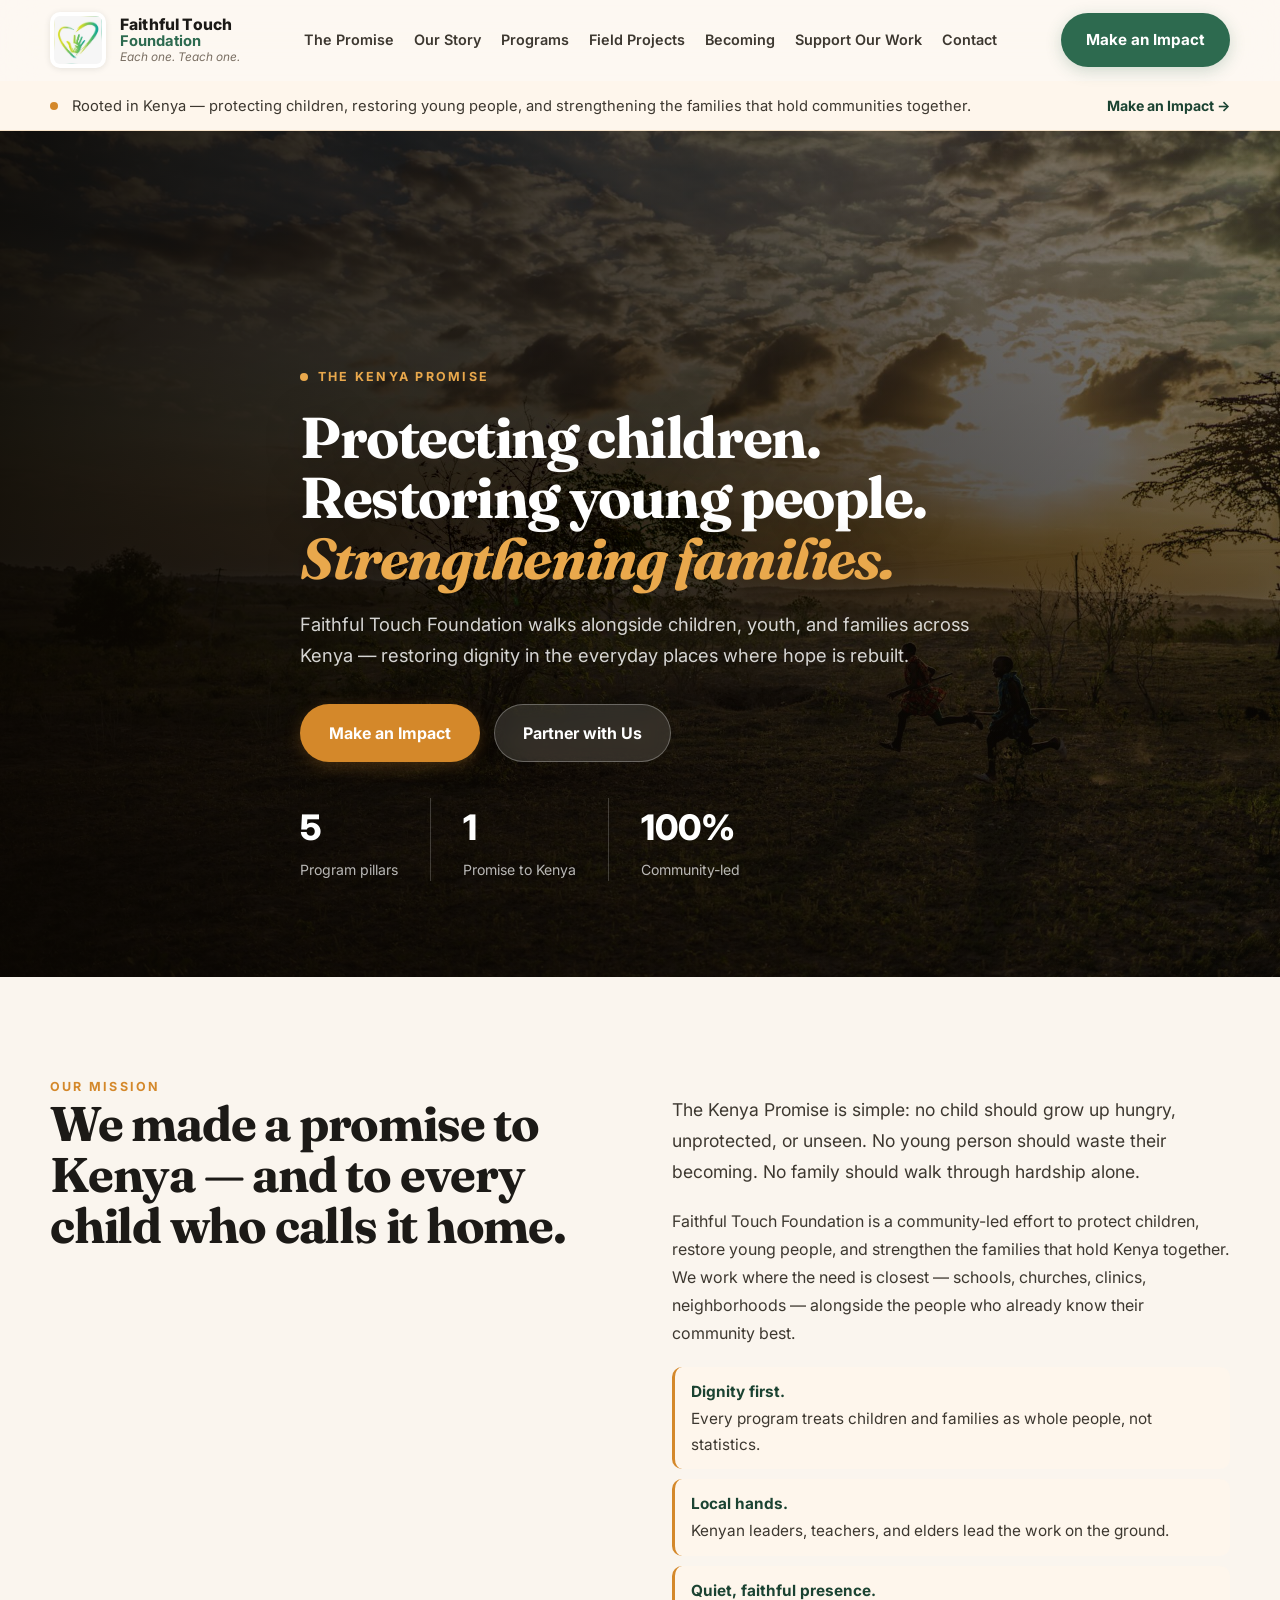
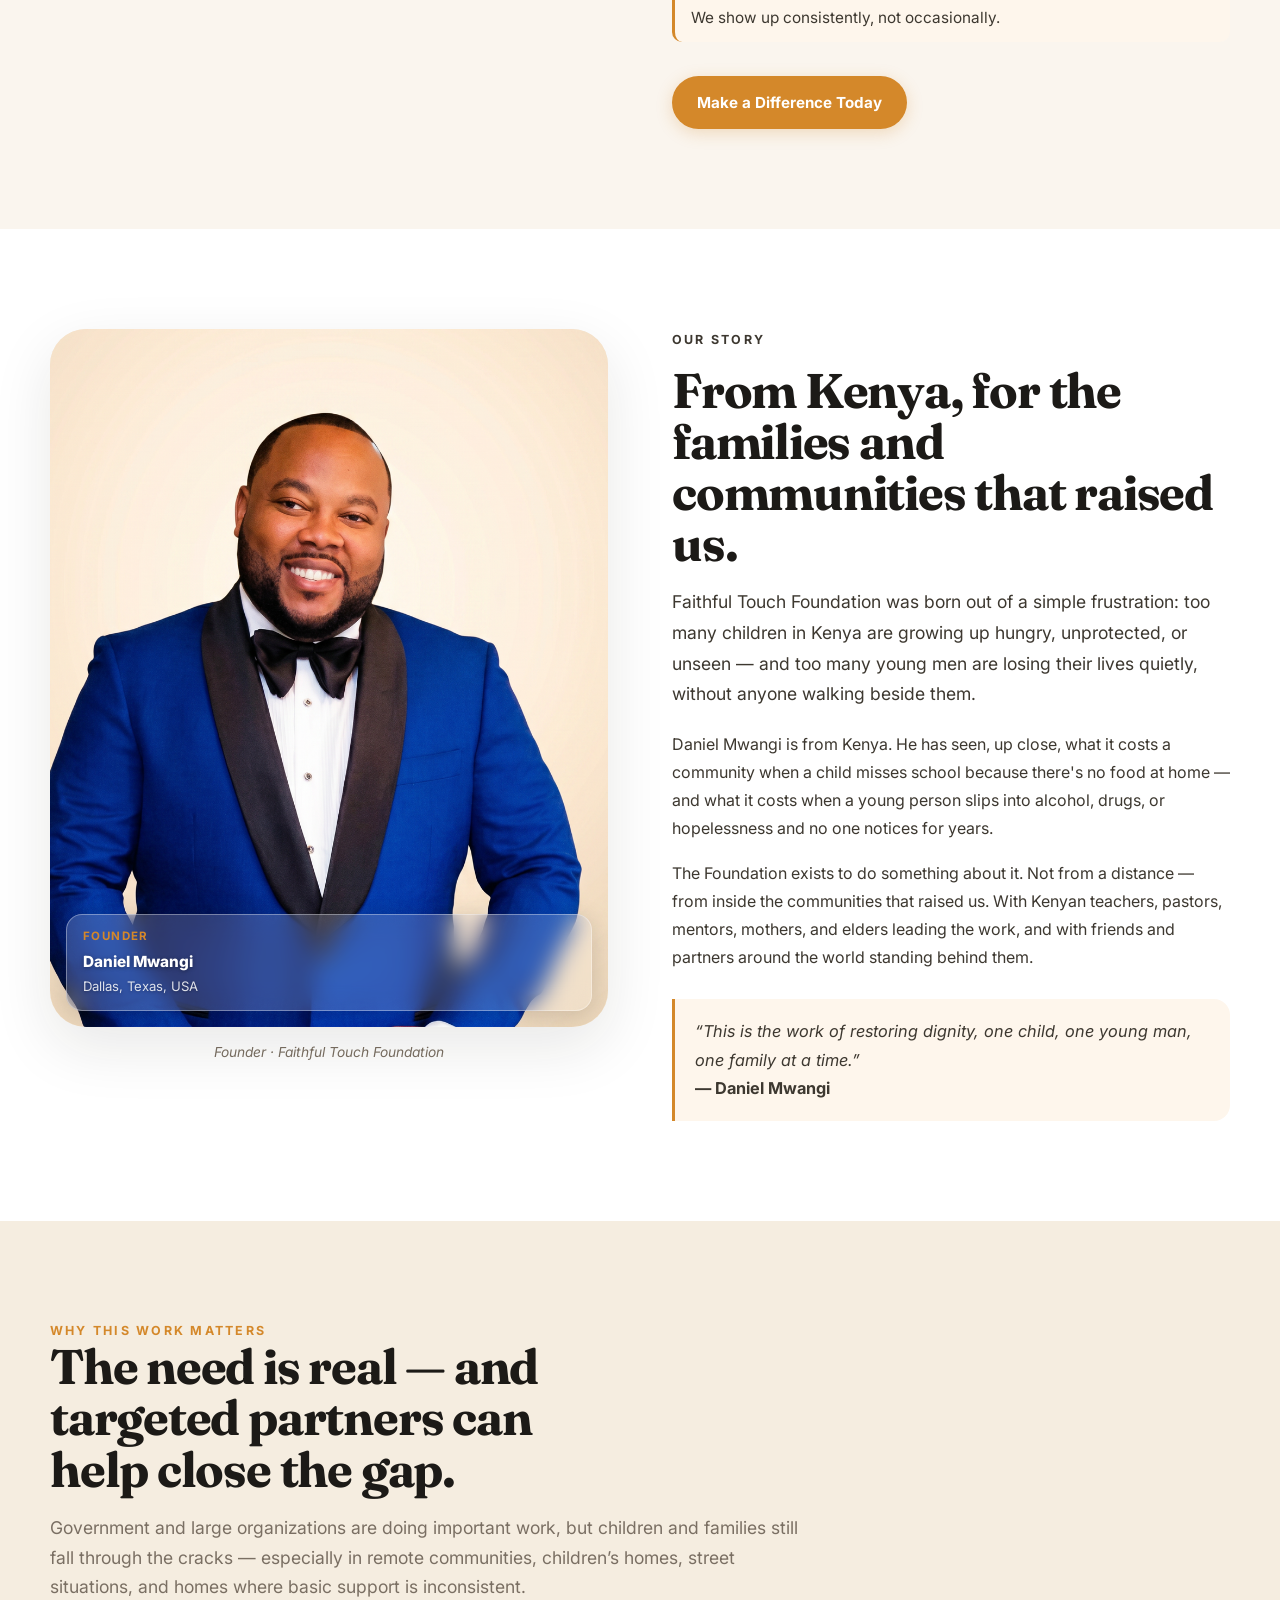
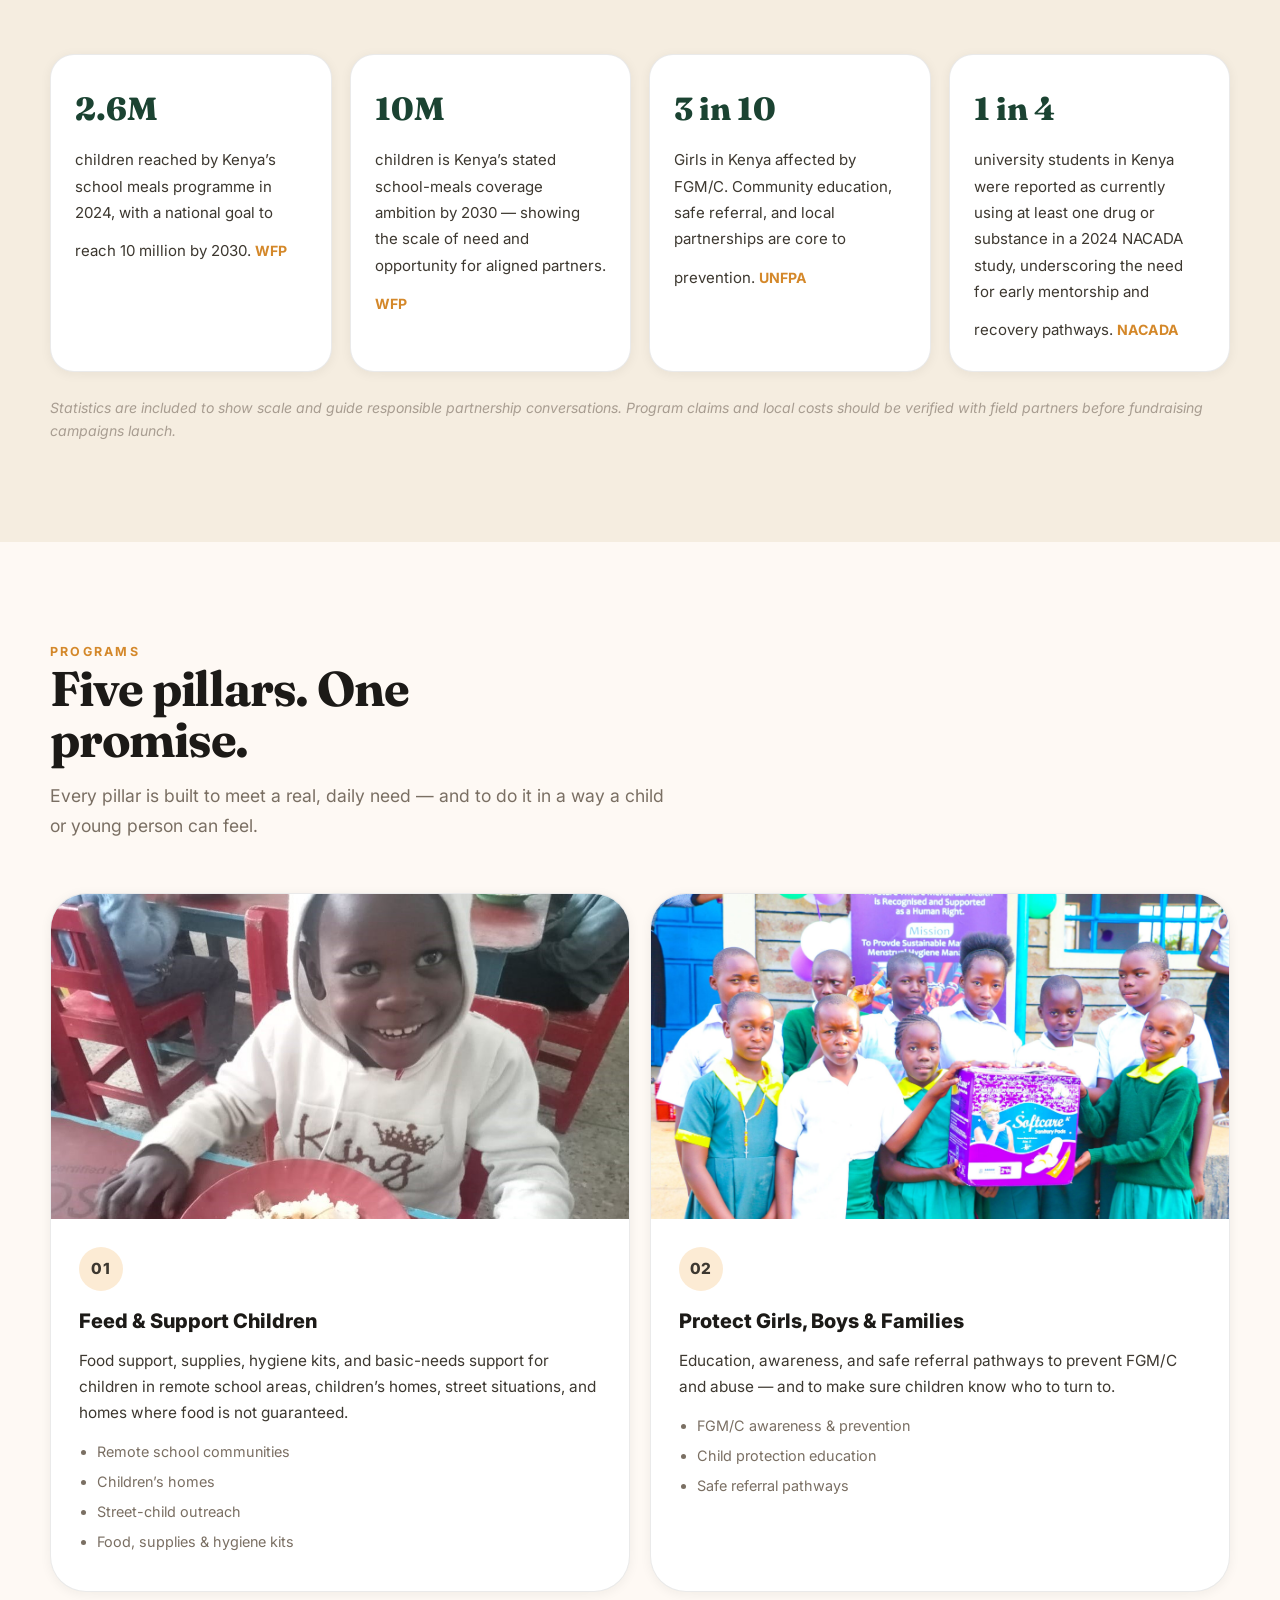
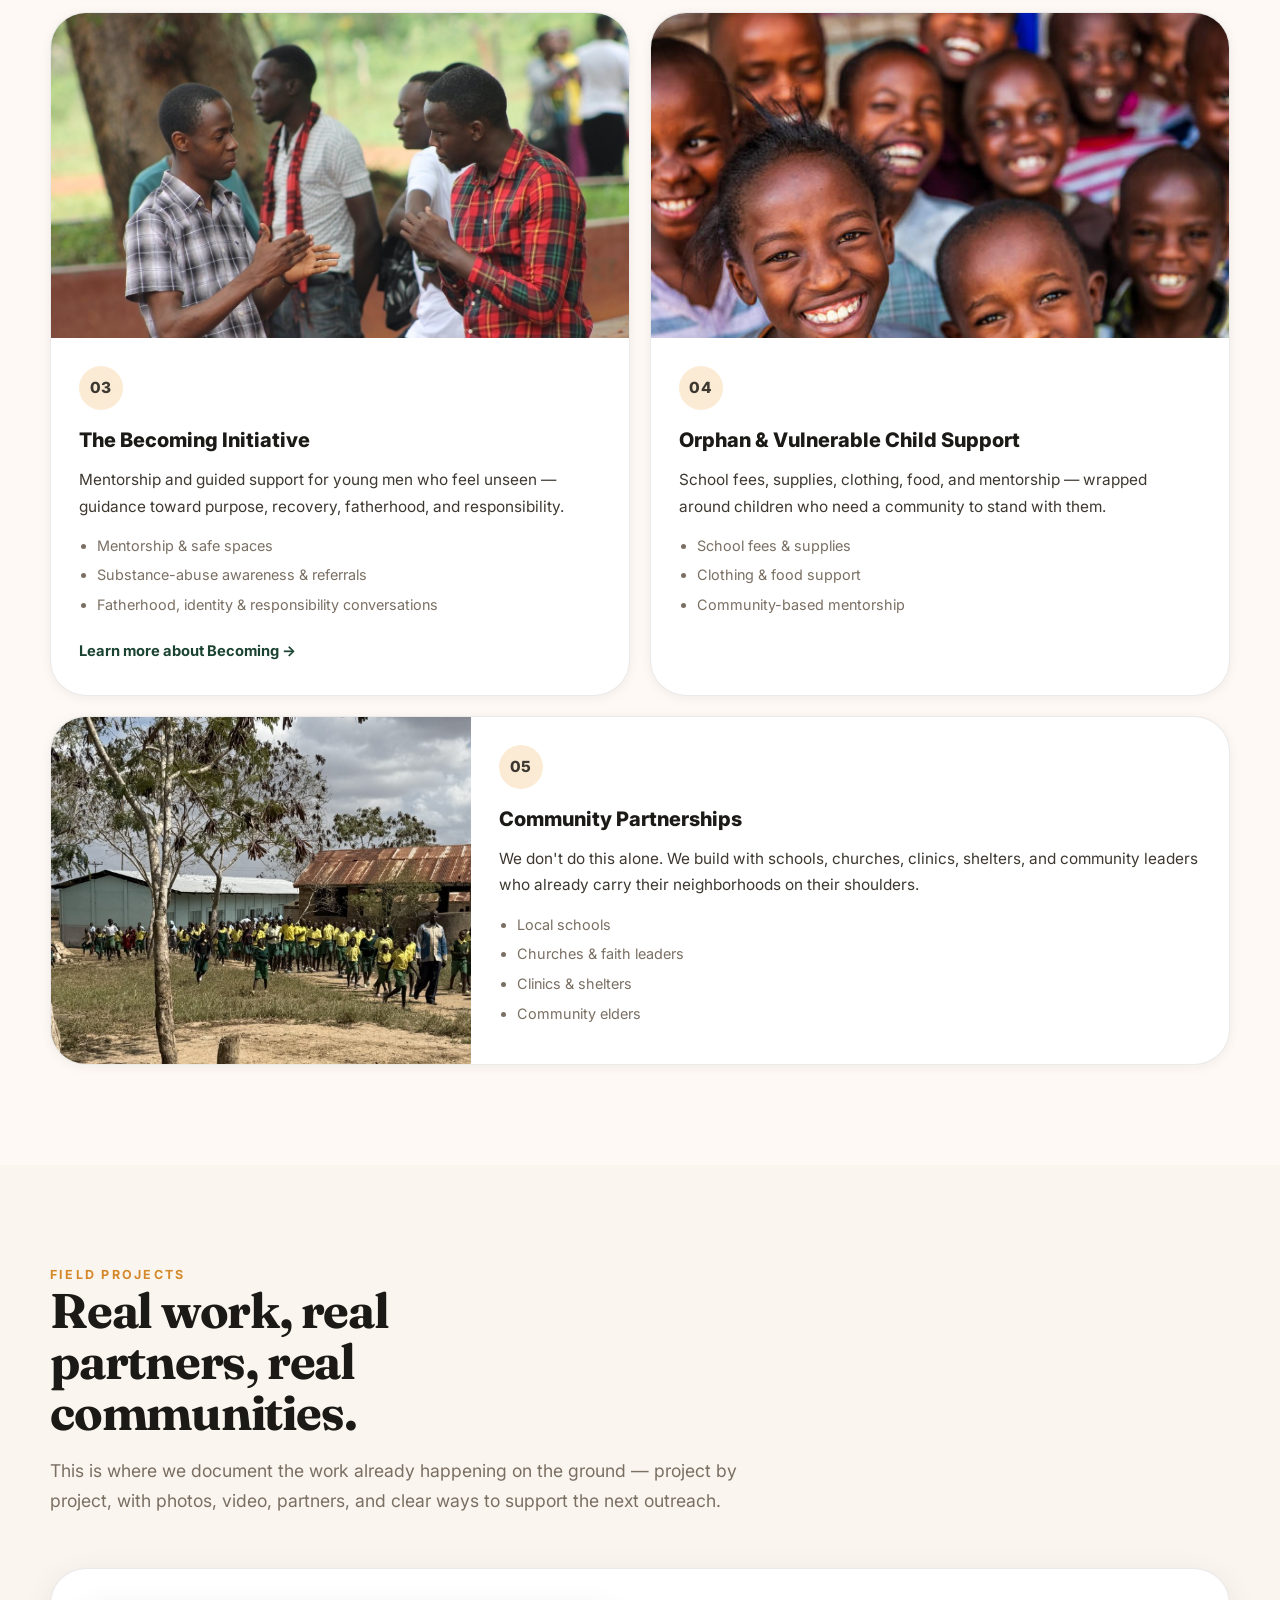
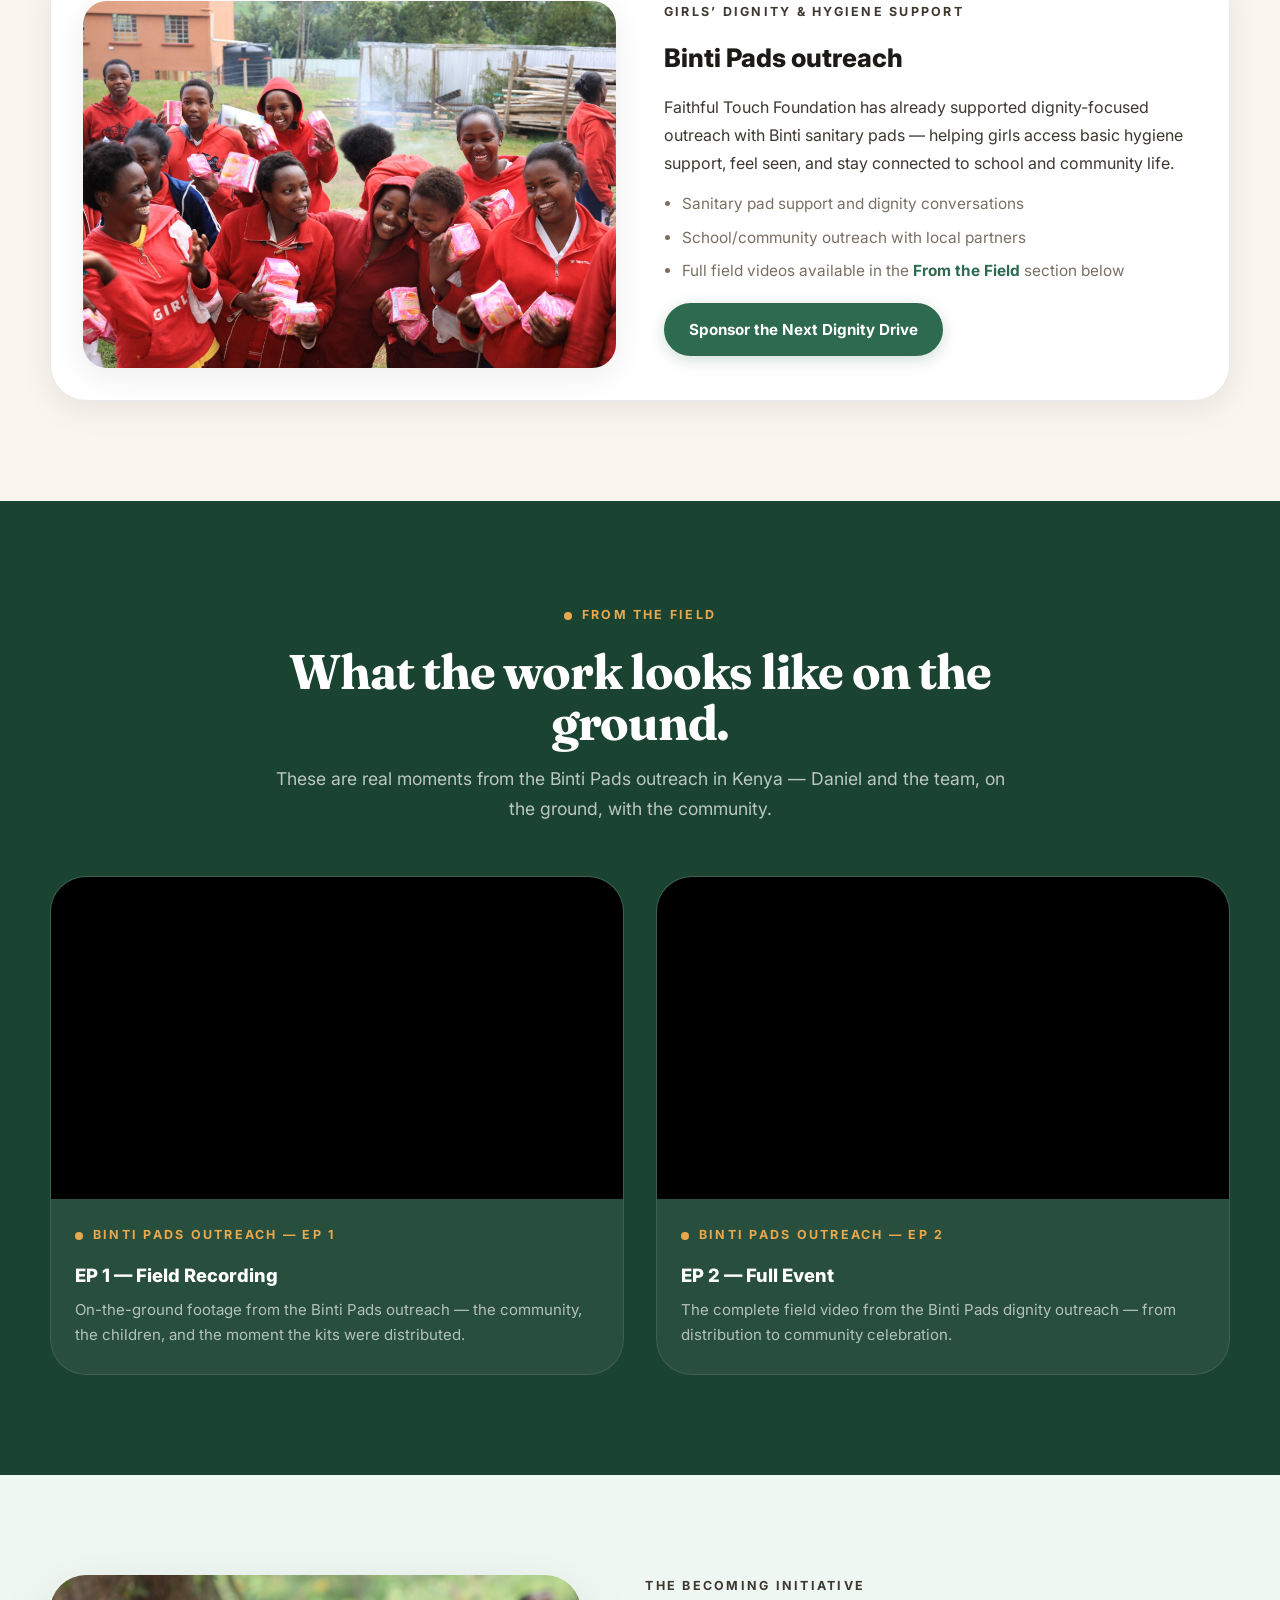
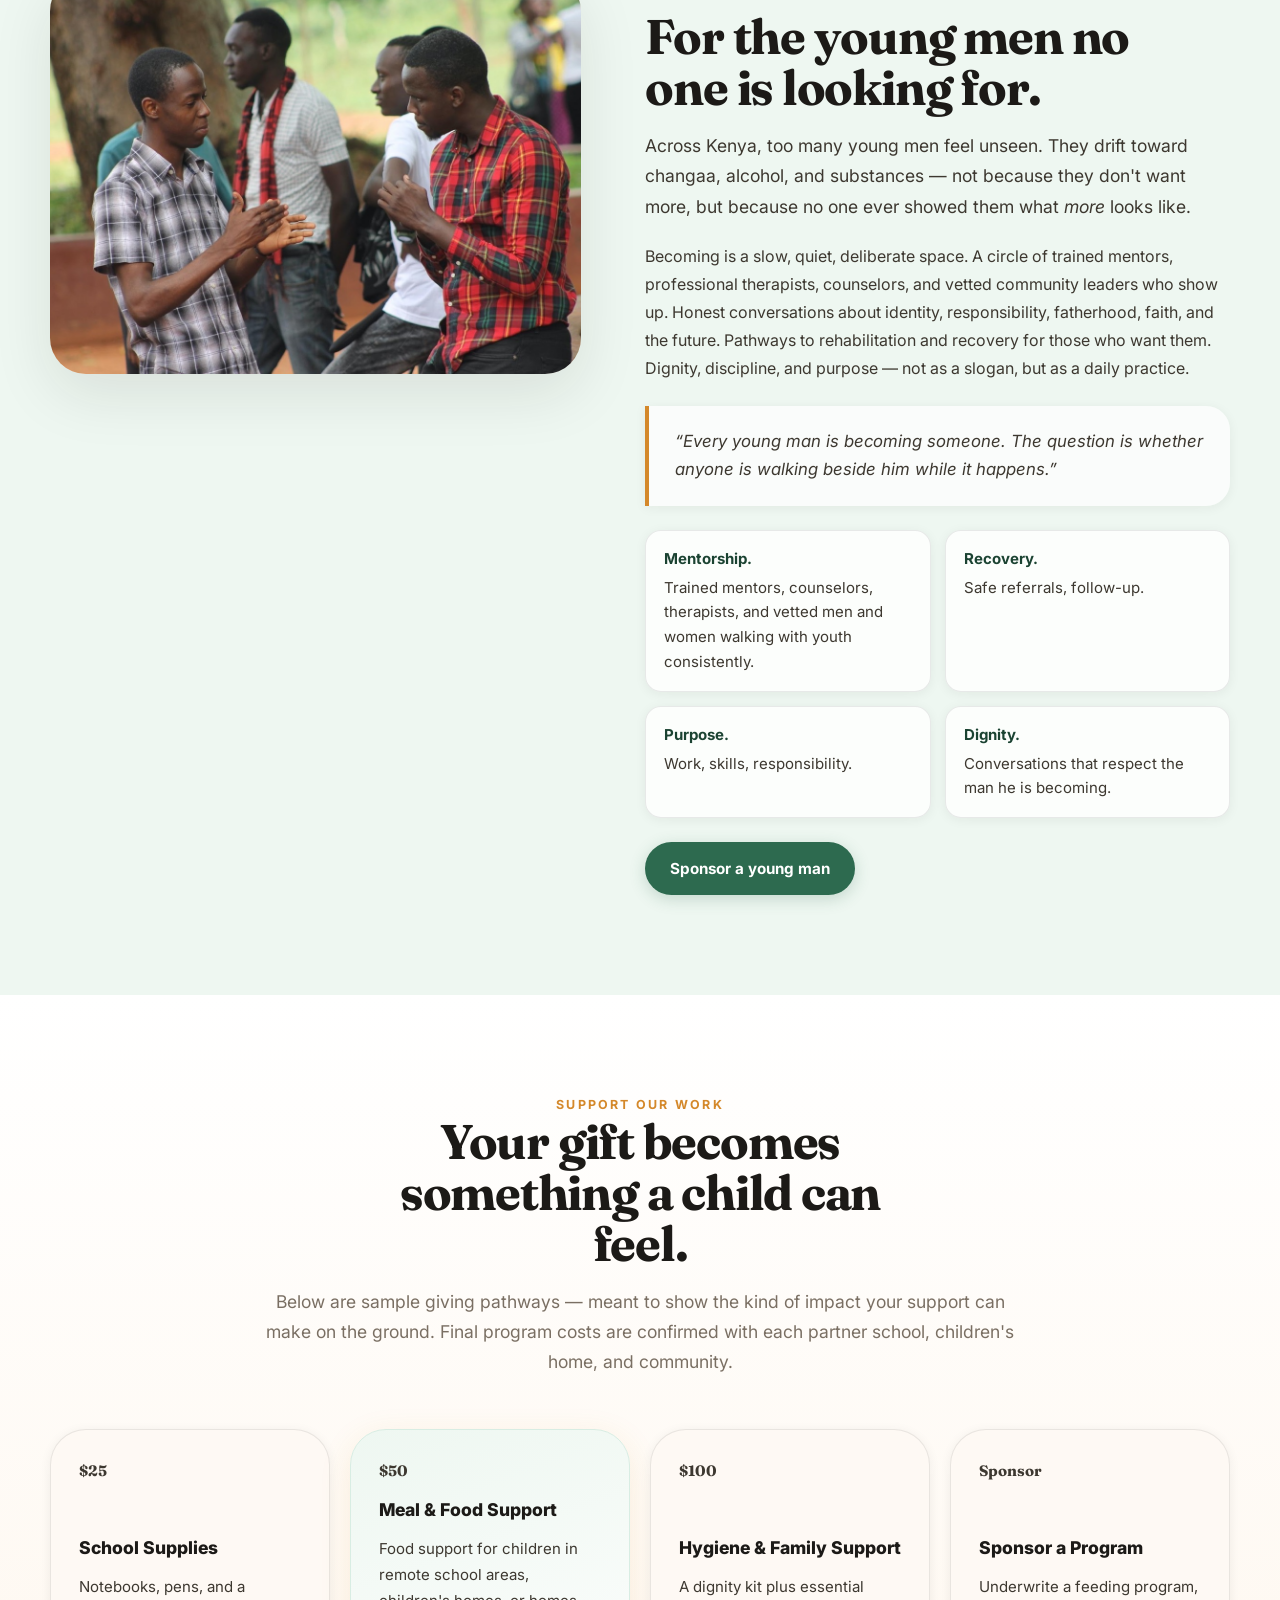
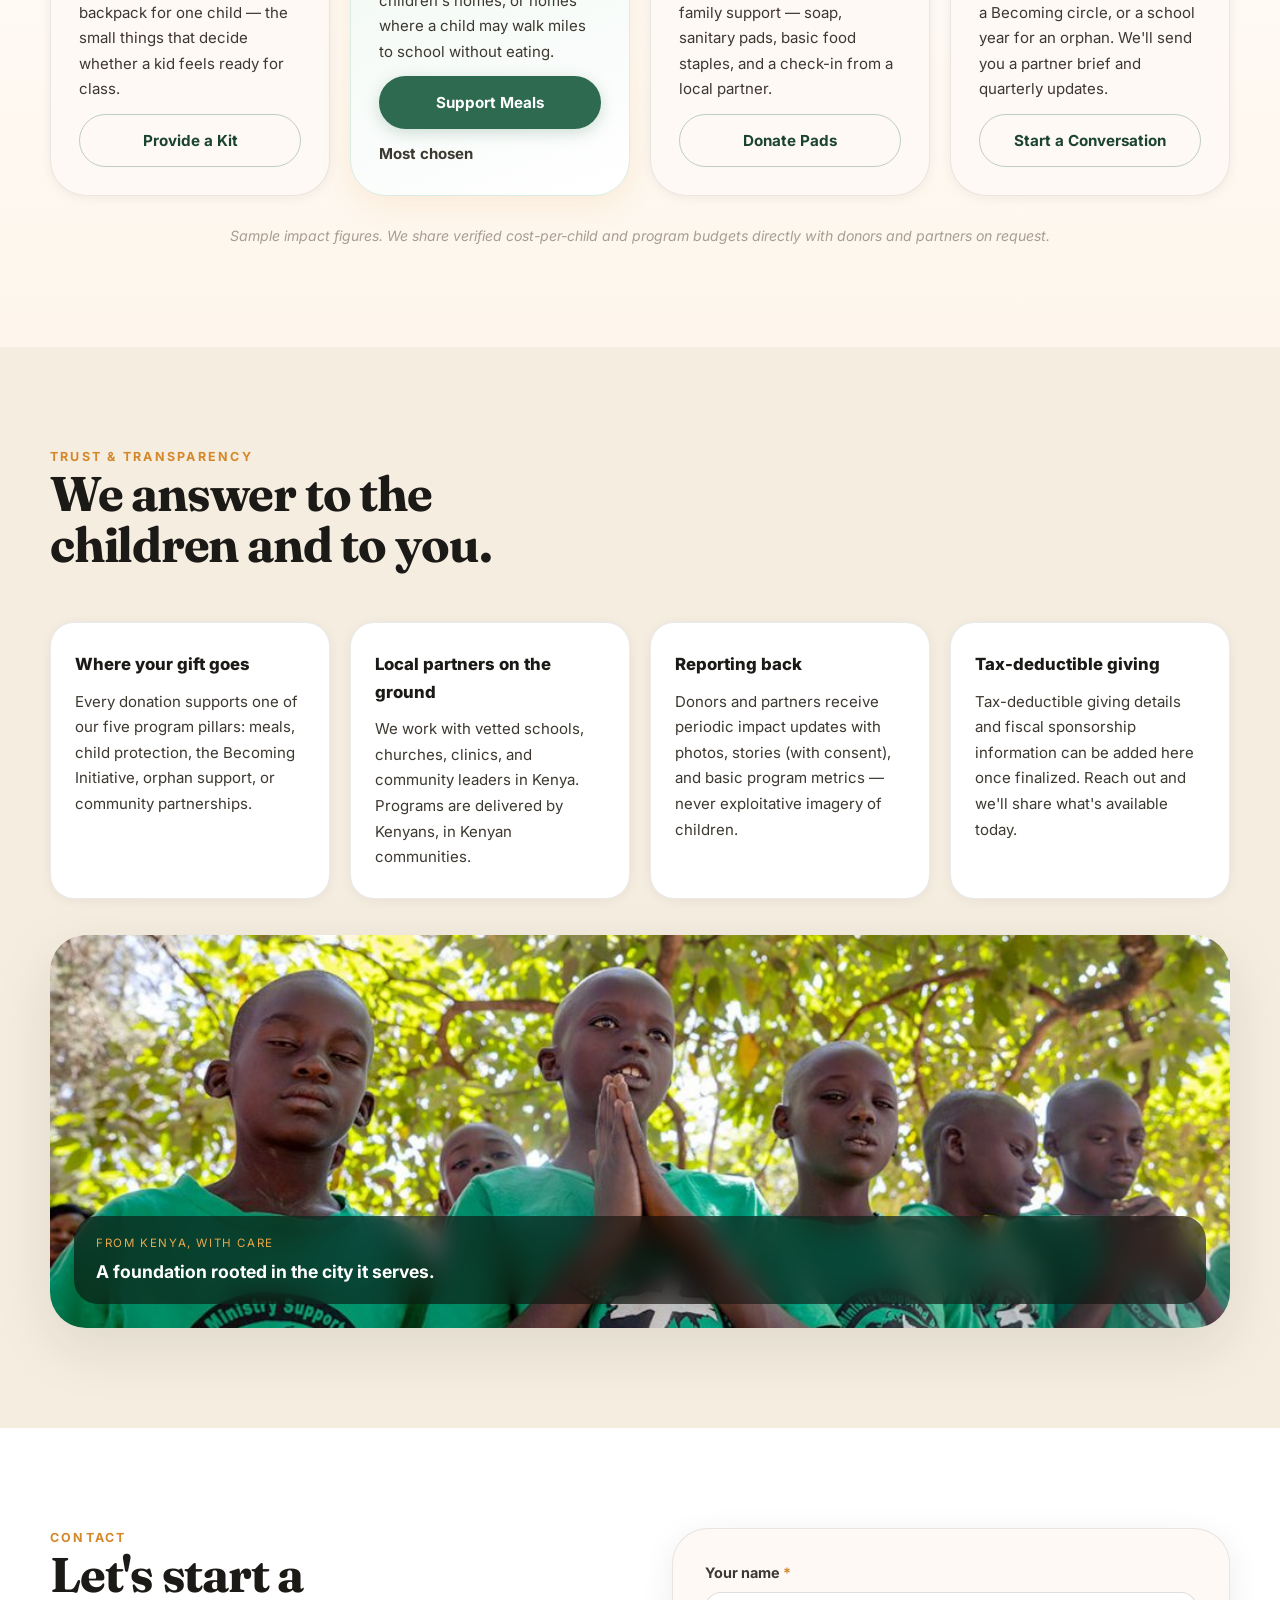
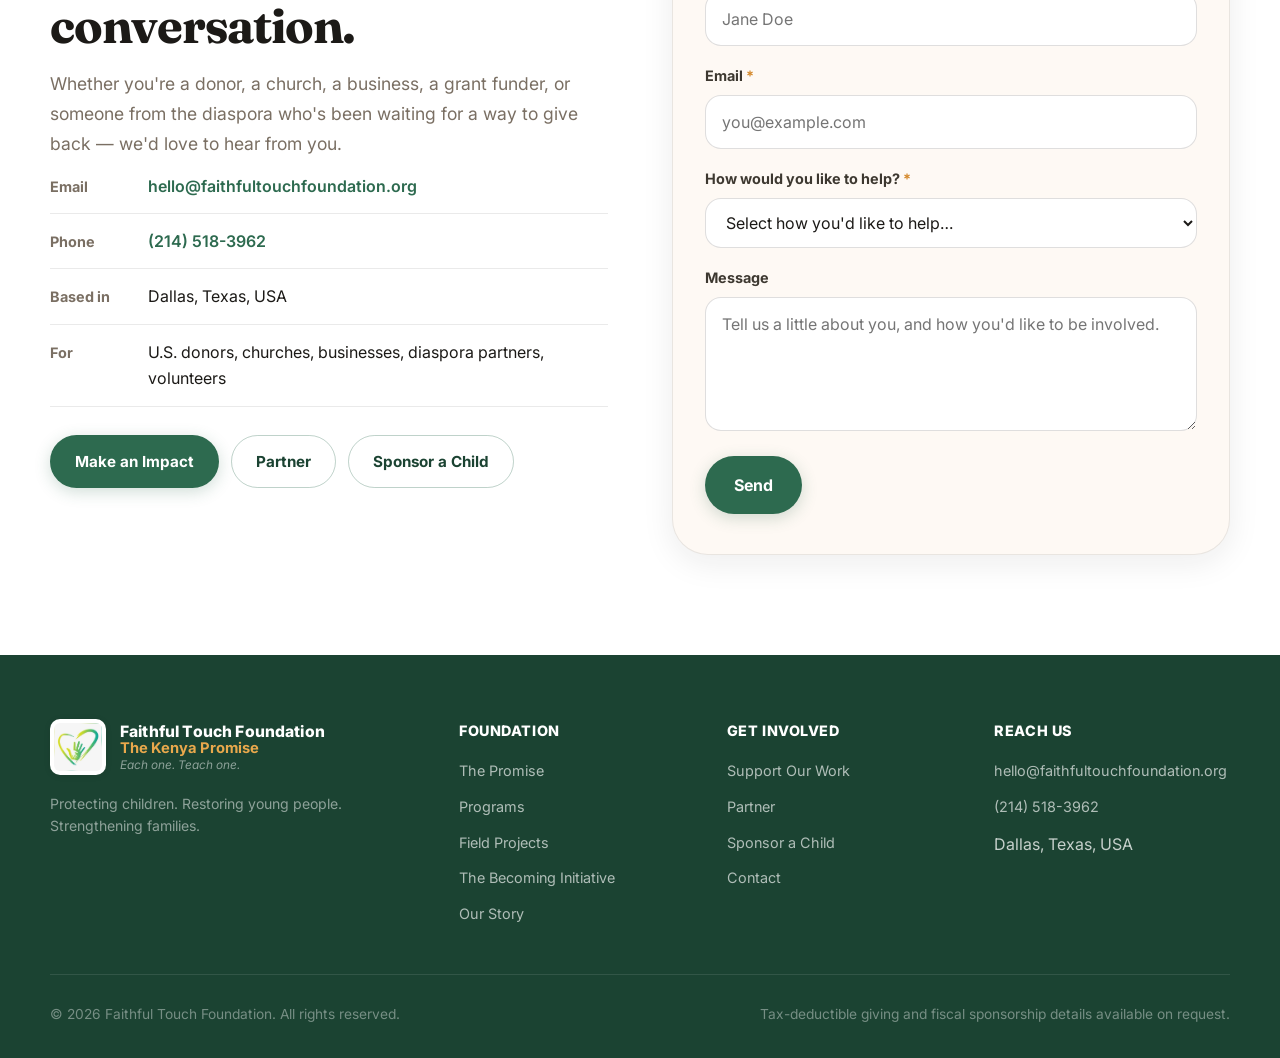
<file: index.html>
<!doctype html>
<html lang="en">
	<head>
		<meta charset="UTF-8" />
		<meta name="viewport" content="width=device-width, initial-scale=1.0" />
		<title>Faithful Touch Foundation — The Kenya Promise</title>
		<meta
			name="description"
			content="Faithful Touch Foundation protects children, restores young people, and strengthens families across Kenya. Join The Kenya Promise — support, partner, sponsor."
		/>

		<!-- Open Graph -->
		<meta
			property="og:title"
			content="Faithful Touch Foundation — The Kenya Promise"
		/>
		<meta
			property="og:description"
			content="Protecting children. Restoring young people. Strengthening families. Join us in Kenya."
		/>
		<meta property="og:type" content="website" />
		<meta property="og:image" content="assets/img/hero.png" />
		<meta property="og:url" content="https://faithfultouchfoundation.org" />
		<meta name="twitter:card" content="summary_large_image" />

		<link
			rel="apple-touch-icon"
			sizes="180x180"
			href="./assets/apple-touch-icon.png"
		/>
		<link
			rel="icon"
			type="image/png"
			sizes="32x32"
			href="/assets/favicon-32x32.png"
		/>
		<link
			rel="icon"
			type="image/png"
			sizes="16x16"
			href="./assets/favicon-16x16.png"
		/>
		<link rel="manifest" href="./assets/site.webmanifest" />
		<link rel="preconnect" href="https://fonts.googleapis.com" />
		<link rel="preconnect" href="https://fonts.gstatic.com" crossorigin />
		<link
			href="https://fonts.googleapis.com/css2?family=Fraunces:ital,opsz,wght@0,9..144,400;0,9..144,600;0,9..144,700;1,9..144,400;1,9..144,600&family=Inter:wght@400;500;600;700;800&display=swap"
			rel="stylesheet"
		/>
		<link rel="stylesheet" href="assets/styles.css" />
	</head>
	<body>
		<!-- Header / Nav -->
		<header class="site-header" id="siteHeader">
			<div class="container header-row">
				<a
					class="brand"
					href="#top"
					aria-label="Faithful Touch Foundation home"
				>
					<img
						class="brand-mark brand-mark--image"
						src="assets/faithful-touch-mark.png"
						alt=""
						aria-hidden="true"
					/>
					<span class="brand-text">
						<span class="brand-name">Faithful Touch</span>
						<span class="brand-sub">Foundation</span>
						<span class="brand-tagline">Each one. Teach one.</span>
					</span>
				</a>

				<nav class="nav" aria-label="Primary">
					<a href="#promise">The Promise</a>
					<a href="#story">Our Story</a>
					<a href="#programs">Programs</a>
					<a href="#projects">Field Projects</a>
					<a href="#becoming">Becoming</a>
					<a href="#give">Support Our Work</a>
					<a href="#contact">Contact</a>
				</nav>

				<a href="#contact" class="btn btn-primary nav-cta"
					>Make an Impact</a
				>

				<button
					class="nav-toggle"
					aria-label="Toggle menu"
					aria-expanded="false"
					id="navToggle"
				>
					<span></span><span></span><span></span>
				</button>
			</div>
			<nav class="nav-mobile" id="navMobile" aria-label="Mobile">
				<a href="#promise">The Promise</a>
				<a href="#story">Our Story</a>
				<a href="#programs">Programs</a>
				<a href="#projects">Field Projects</a>
				<a href="#becoming">Becoming</a>
				<a href="#give">Support Our Work</a>
				<a href="#contact">Contact</a>
				<a href="#contact" class="btn btn-primary">Make an Impact</a>
			</nav>
		</header>

		<!-- MISSION STRIP -->
		<div class="mission-strip">
			<div class="container mission-strip-inner">
				<span class="mission-strip-dot"></span>
				<p>
					Rooted in Kenya &mdash; protecting children, restoring young
					people, and strengthening the families that hold communities
					together.
				</p>
				<a href="#contact" class="mission-strip-cta"
					>Make an Impact &rarr;</a
				>
			</div>
		</div>

		<main id="top">
			<!-- HERO -->
			<section class="hero">
				<div class="hero-media">
					<img
						src="assets/img/hero.png"
						alt="Children in everyday clothes walking together in warm afternoon light"
					/>
					<div class="hero-veil" aria-hidden="true"></div>
				</div>

				<div class="container hero-content">
					<p class="eyebrow">
						<span class="dot"></span> The Kenya Promise
					</p>
					<h1 class="display">
						Protecting children.<br />
						Restoring young people.<br />
						<em>Strengthening families.</em>
					</h1>
					<!-- Warm trust signal on hero -->
					<p class="lede">
						Faithful Touch Foundation walks alongside children,
						youth, and families across Kenya — restoring dignity in
						the everyday places where hope is rebuilt.
					</p>
					<div class="hero-cta">
						<a href="#contact" class="btn btn-gold btn-lg"
							>Make an Impact</a
						>
						<a href="#contact" class="btn btn-ghost btn-lg"
							>Partner with Us</a
						>
					</div>
					<div class="hero-meta">
						<div>
							<span class="num">5</span
							><span class="label">Program pillars</span>
						</div>
						<div class="divider" aria-hidden="true"></div>
						<div>
							<span class="num">1</span
							><span class="label">Promise to Kenya</span>
						</div>
						<div class="divider" aria-hidden="true"></div>
						<div>
							<span class="num">100%</span
							><span class="label">Community-led</span>
						</div>
					</div>
				</div>
			</section>

			<!-- MISSION / KENYA PROMISE -->
			<section class="section promise" id="promise">
				<div class="container grid-2">
					<div class="col">
						<p class="kicker">Our Mission</p>
						<h2 class="h-display">
							We made a promise to Kenya — and to every child who
							calls it home.
						</h2>
					</div>
					<div class="col col-prose">
						<p class="lede">
							The Kenya Promise is simple: no child should grow up
							hungry, unprotected, or unseen. No young person
							should waste their becoming. No family should walk
							through hardship alone.
						</p>
						<p
							style="
								margin-top: 1rem;
								color: var(--ink-soft);
								line-height: 1.75;
							"
						>
							Faithful Touch Foundation is a community-led effort
							to protect children, restore young people, and
							strengthen the families that hold Kenya together. We
							work where the need is closest — schools, churches,
							clinics, neighborhoods — alongside the people who
							already know their community best.
						</p>
						<ul class="value-list">
							<li>
								<strong>Dignity first.</strong> Every program
								treats children and families as whole people,
								not statistics.
							</li>
							<li>
								<strong>Local hands.</strong> Kenyan leaders,
								teachers, and elders lead the work on the
								ground.
							</li>
							<li>
								<strong>Quiet, faithful presence.</strong> We
								show up consistently, not occasionally.
							</li>
						</ul>
						<a
							href="#contact"
							class="btn btn-gold"
							style="margin-top: 24px"
							>Make a Difference Today</a
						>
					</div>
				</div>
			</section>

			<!-- FOUNDER STORY -->
			<section class="section story" id="story">
				<div class="container grid-2">
					<div class="col col-media">
						<div
							class="media-frame portrait"
							style="position: relative"
						>
							<img
								src="assets/img/founder.png"
								alt="Daniel Mwangi, founder of Faithful Touch Foundation"
							/>
							<div
								style="
									position: absolute;
									bottom: 16px;
									left: 16px;
									right: 16px;
									background: rgba(255, 255, 255, 0.18);
									backdrop-filter: blur(12px);
									-webkit-backdrop-filter: blur(12px);
									border: 1px solid rgba(255, 255, 255, 0.35);
									border-radius: var(--radius-md);
									padding: 12px 16px;
									box-shadow: 0 4px 24px rgba(0, 0, 0, 0.15);
								"
							>
								<p
									style="
										font-size: 0.72rem;
										font-weight: 700;
										color: var(--gold);
										letter-spacing: 0.12em;
										text-transform: uppercase;
										margin-bottom: 3px;
									"
								>
									Founder
								</p>
								<p
									style="
										font-size: 0.96rem;
										font-weight: 800;
										color: #fff;
										margin: 0 0 2px;
										text-shadow: 0 1px 4px
											rgba(0, 0, 0, 0.4);
									"
								>
									Daniel Mwangi
								</p>
								<p
									style="
										font-size: 0.82rem;
										color: rgba(255, 255, 255, 0.85);
										margin: 0;
										text-shadow: 0 1px 3px
											rgba(0, 0, 0, 0.3);
									"
								>
									Dallas, Texas, USA
								</p>
							</div>
						</div>
						<p class="caption">
							Founder &middot; Faithful Touch Foundation
						</p>
					</div>
					<div class="col col-prose">
						<p class="kicker">Our Story</p>
						<h2 class="h-display wide">
							From Kenya, for the families and communities that
							raised us.
						</h2>
						<p class="lede">
							Faithful Touch Foundation was born out of a simple
							frustration: too many children in Kenya are growing
							up hungry, unprotected, or unseen — and too many
							young men are losing their lives quietly, without
							anyone walking beside them.
						</p>
						<p>
							Daniel Mwangi is from Kenya. He has seen, up close,
							what it costs a community when a child misses school
							because there's no food at home — and what it costs
							when a young person slips into alcohol, drugs, or
							hopelessness and no one notices for years.
						</p>
						<p>
							The Foundation exists to do something about it. Not
							from a distance — from inside the communities that
							raised us. With Kenyan teachers, pastors, mentors,
							mothers, and elders leading the work, and with
							friends and partners around the world standing
							behind them.
						</p>
						<p class="signoff">
							<em
								>“This is the work of restoring dignity, one
								child, one young man, one family at a time.”</em
							><br />
							<strong>— Daniel Mwangi</strong>
						</p>
					</div>
				</div>
			</section>

			<!-- IMPACT / GIVE -->
			<!-- WHY IT MATTERS -->
			<section class="section stats" id="why-it-matters">
				<div class="container">
					<header class="section-head">
						<p class="kicker">Why this work matters</p>
						<h2 class="h-display">
							The need is real — and targeted partners can help
							close the gap.
						</h2>
						<p
							class="lede max-prose"
							style="margin-right: auto; text-align: left"
						>
							Government and large organizations are doing
							important work, but children and families still fall
							through the cracks — especially in remote
							communities, children’s homes, street situations,
							and homes where basic support is inconsistent.
						</p>
					</header>
					<div class="stat-grid">
						<article class="stat-card">
							<strong>2.6M</strong>
							<span
								>children reached by Kenya’s school meals
								programme in 2024, with a national goal to reach
								10 million by 2030.</span
							>
							<a
								href="https://www.wfp.org/stories/feeding-future-africa-surges-ahead-school-meals"
								target="_blank"
								rel="noopener"
								>WFP</a
							>
						</article>
						<article class="stat-card">
							<strong>10M</strong>
							<span
								>children is Kenya’s stated school-meals
								coverage ambition by 2030 — showing the scale of
								need and opportunity for aligned partners.</span
							>
							<a
								href="https://www.wfp.org/stories/feeding-future-africa-surges-ahead-school-meals"
								target="_blank"
								rel="noopener"
								>WFP</a
							>
						</article>
						<article class="stat-card">
							<strong>3 in 10</strong>
							<span
								>Girls in Kenya affected by FGM/C. Community
								education, safe referral, and local partnerships
								are core to prevention.</span
							>
							<a
								href="https://www.unfpa.org/resources/2024-fgm-country-snapshot-kenya"
								target="_blank"
								rel="noopener"
								>UNFPA</a
							>
						</article>
						<article class="stat-card">
							<strong>1 in 4</strong>
							<span
								>university students in Kenya were reported as
								currently using at least one drug or substance
								in a 2024 NACADA study, underscoring the need
								for early mentorship and recovery
								pathways.</span
							>
							<a
								href="https://nacada.go.ke/sites/default/files/2025-02/Status%20of%20DSU%20among%20University%20Students%20in%20Kenya%202024%20_0.pdf"
								target="_blank"
								rel="noopener"
								>NACADA</a
							>
						</article>
					</div>
					<p class="source-note">
						Statistics are included to show scale and guide
						responsible partnership conversations. Program claims
						and local costs should be verified with field partners
						before fundraising campaigns launch.
					</p>
				</div>
			</section>

			<!-- PROGRAMS -->
			<section class="section programs" id="programs">
				<div class="container">
					<header class="section-head">
						<p class="kicker">Programs</p>
						<h2 class="h-display">Five pillars. One promise.</h2>
						<p
							class="lede"
							style="max-width: 56ch; margin-top: 16px"
						>
							Every pillar is built to meet a real, daily need —
							and to do it in a way a child or young person can
							feel.
						</p>
					</header>

					<div class="program-grid">
						<article class="program-card">
							<div class="program-media">
								<img
									src="assets/img/program-feed.png"
									alt="Community volunteers serving food and support packages to children in everyday clothes"
								/>
							</div>
							<div class="program-body">
								<p class="num-badge">01</p>
								<h3>Feed &amp; Support Children</h3>
								<p>
									Food support, supplies, hygiene kits, and
									basic-needs support for children in remote
									school areas, children’s homes, street
									situations, and homes where food is not
									guaranteed.
								</p>
								<ul class="bullets">
									<li>Remote school communities</li>
									<li>Children’s homes</li>
									<li>Street-child outreach</li>
									<li>Food, supplies &amp; hygiene kits</li>
								</ul>
							</div>
						</article>

						<article class="program-card">
							<div class="program-media">
								<img
									src="assets/img/program-protect.png"
									alt="Faithful Touch Foundation dignity support outreach with Binti sanitary pads"
								/>
							</div>
							<div class="program-body">
								<p class="num-badge">02</p>
								<h3>Protect Girls, Boys &amp; Families</h3>
								<p>
									Education, awareness, and safe referral
									pathways to prevent FGM/C and abuse — and to
									make sure children know who to turn to.
								</p>
								<ul class="bullets">
									<li>FGM/C awareness &amp; prevention</li>
									<li>Child protection education</li>
									<li>Safe referral pathways</li>
								</ul>
							</div>
						</article>

						<article class="program-card program-card--feature">
							<div class="program-media">
								<img
									src="assets/img/program-becoming.png"
									alt="Young Kenyan men sitting in a guided mentorship circle in a community space"
								/>
							</div>
							<div class="program-body">
								<p class="num-badge">03</p>
								<h3>The Becoming Initiative</h3>
								<p>
									Mentorship and guided support for young men
									who feel unseen — guidance toward purpose,
									recovery, fatherhood, and responsibility.
								</p>
								<ul class="bullets">
									<li>Mentorship &amp; safe spaces</li>
									<li>
										Substance-abuse awareness &amp;
										referrals
									</li>
									<li>
										Fatherhood, identity &amp;
										responsibility conversations
									</li>
								</ul>
								<a href="#becoming" class="link-arrow"
									>Learn more about Becoming →</a
								>
							</div>
						</article>

						<article class="program-card">
							<div class="program-media">
								<img
									src="assets/img/program-orphan-reveal-v5.png"
									alt="A Kenyan elder walking a young child to school, holding hands on a dirt path"
								/>
							</div>
							<div class="program-body">
								<p class="num-badge">04</p>
								<h3>Orphan &amp; Vulnerable Child Support</h3>
								<p>
									School fees, supplies, clothing, food, and
									mentorship — wrapped around children who
									need a community to stand with them.
								</p>
								<ul class="bullets">
									<li>School fees &amp; supplies</li>
									<li>Clothing &amp; food support</li>
									<li>Community-based mentorship</li>
								</ul>
							</div>
						</article>

						<article class="program-card program-card--wide">
							<div class="program-media">
								<img
									src="assets/img/program-community.png"
									alt="A small Kenyan community gathered at dusk outside a church and school, in conversation"
								/>
							</div>
							<div class="program-body">
								<p class="num-badge">05</p>
								<h3>Community Partnerships</h3>
								<p>
									We don't do this alone. We build with
									schools, churches, clinics, shelters, and
									community leaders who already carry their
									neighborhoods on their shoulders.
								</p>
								<ul class="bullets two-col">
									<li>Local schools</li>
									<li>Churches &amp; faith leaders</li>
									<li>Clinics &amp; shelters</li>
									<li>Community elders</li>
								</ul>
							</div>
						</article>
					</div>
				</div>
			</section>

			<!-- FIELD PROJECTS -->
			<section class="section projects" id="projects">
				<div class="container">
					<header class="section-head">
						<p class="kicker">Field Projects</p>
						<h2 class="h-display">
							Real work, real partners, real communities.
						</h2>
						<p class="lede max-prose">
							This is where we document the work already happening
							on the ground — project by project, with photos,
							video, partners, and clear ways to support the next
							outreach.
						</p>
					</header>

					<article class="project-feature">
						<div class="project-media-grid">
							<div class="project-main-photo">
								<img
									src="assets/img/project-binti-main.png"
									alt="Faithful Touch Foundation field outreach with Binti sanitary pads"
								/>
							</div>
						</div>
						<div class="project-copy">
							<p class="kicker">
								Girls’ Dignity &amp; Hygiene Support
							</p>
							<h3>Binti Pads outreach</h3>
							<p>
								Faithful Touch Foundation has already supported
								dignity-focused outreach with Binti sanitary
								pads — helping girls access basic hygiene
								support, feel seen, and stay connected to school
								and community life.
							</p>
							<ul class="project-list">
								<li>
									Sanitary pad support and dignity
									conversations
								</li>
								<li>
									School/community outreach with local
									partners
								</li>
								<li>
									Full field videos available in the
									<a
										href="#from-field"
										style="
											color: var(--green);
											font-weight: 700;
										"
										>From the Field</a
									>
									section below
								</li>
							</ul>
							<a href="#contact" class="btn btn-primary"
								>Sponsor the Next Dignity Drive</a
							>
						</div>
					</article>
				</div>
			</section>

			<!-- FROM THE FIELD -->
			<section class="section from-field" id="from-field">
				<div class="container">
					<header class="section-head center">
						<p class="eyebrow">
							<span class="dot"></span>From the Field
						</p>
						<h2
							class="h-display wide"
							style="margin: 0 auto; text-align: center"
						>
							What the work looks like on the ground.
						</h2>
						<p class="lede max-prose" style="margin: 16px auto 0">
							These are real moments from the Binti Pads outreach
							in Kenya &mdash; Daniel and the team, on the ground,
							with the community.
						</p>
					</header>
					<div class="field-video-grid">
						<div class="field-video-card">
							<div class="field-video-wrap">
								<iframe
									src="https://drive.google.com/file/d/1Skoa_aJn4fm5goQNoUMMYHG2GoP67Mor/preview"
									title="Binti Pads Outreach — EP 1 Field Recording"
									allow="autoplay"
									allowfullscreen
									width="640"
									height="360"
								>
								</iframe>
							</div>
							<div class="field-video-caption">
								<span class="eyebrow" style="margin-bottom: 8px"
									><span class="dot"></span>Binti Pads
									Outreach — EP 1</span
								>
								<h3>EP 1 — Field Recording</h3>
								<p>
									On-the-ground footage from the Binti Pads
									outreach &mdash; the community, the
									children, and the moment the kits were
									distributed.
								</p>
							</div>
						</div>
						<div class="field-video-card">
							<div class="field-video-wrap">
								<iframe
									src="https://drive.google.com/file/d/1YqrME9pMEOPaKYPAaIOEbQVXTIswUZom/preview"
									title="Binti Pads Outreach — EP 2 Full Event"
									allow="autoplay"
									allowfullscreen
									width="640"
									height="360"
								>
								</iframe>
							</div>
							<div class="field-video-caption">
								<span class="eyebrow" style="margin-bottom: 8px"
									><span class="dot"></span>Binti Pads
									Outreach — EP 2</span
								>
								<h3>EP 2 — Full Event</h3>
								<p>
									The complete field video from the Binti Pads
									dignity outreach &mdash; from distribution
									to community celebration.
								</p>
							</div>
						</div>
					</div>
				</div>
			</section>

			<!-- BECOMING -->
			<section class="section becoming" id="becoming">
				<div class="container grid-2 grid-2--wide">
					<div class="col col-media">
						<div class="media-frame">
							<img
								src="assets/img/program-becoming.png"
								alt="Young men in conversation with trained mentors in a quiet community room"
							/>
						</div>
					</div>
					<div class="col col-prose">
						<p class="kicker">The Becoming Initiative</p>
						<h2 class="h-display">
							For the young men no one is looking for.
						</h2>
						<p class="lede">
							Across Kenya, too many young men feel unseen. They
							drift toward changaa, alcohol, and substances — not
							because they don't want more, but because no one
							ever showed them what <em>more</em> looks like.
						</p>
						<p>
							Becoming is a slow, quiet, deliberate space. A
							circle of trained mentors, professional therapists,
							counselors, and vetted community leaders who show
							up. Honest conversations about identity,
							responsibility, fatherhood, faith, and the future.
							Pathways to rehabilitation and recovery for those
							who want them. Dignity, discipline, and purpose —
							not as a slogan, but as a daily practice.
						</p>
						<blockquote class="pullquote">
							“Every young man is becoming someone. The question
							is whether anyone is walking beside him while it
							happens.”
						</blockquote>
						<div class="becoming-pillars">
							<div>
								<strong>Mentorship.</strong> Trained mentors,
								counselors, therapists, and vetted men and women
								walking with youth consistently.
							</div>
							<div>
								<strong>Recovery.</strong> Safe referrals,
								follow-up.
							</div>
							<div>
								<strong>Purpose.</strong> Work, skills,
								responsibility.
							</div>
							<div>
								<strong>Dignity.</strong> Conversations that
								respect the man he is becoming.
							</div>
						</div>
						<a href="#contact" class="btn btn-primary"
							>Sponsor a young man</a
						>
					</div>
				</div>
			</section>

			<section
				class="section give"
				id="give"
				style="
					background: linear-gradient(
						180deg,
						var(--surface) 0%,
						var(--gold-xsoft) 100%
					);
				"
			>
				<div class="container">
					<header class="section-head center">
						<p class="kicker">Support Our Work</p>
						<h2 class="h-display" style="margin: 0 auto">
							Your gift becomes something a child can feel.
						</h2>
						<p
							class="lede max-prose center"
							style="
								text-align: center;
								margin-left: auto;
								margin-right: auto;
							"
						>
							Below are sample giving pathways — meant to show the
							kind of impact your support can make on the ground.
							Final program costs are confirmed with each partner
							school, children's home, and community.
						</p>
					</header>

					<div class="give-grid">
						<article class="give-card">
							<p class="give-amount">$25</p>
							<h3>School Supplies</h3>
							<p>
								Notebooks, pens, and a backpack for one child —
								the small things that decide whether a kid feels
								ready for class.
							</p>
							<a href="#contact" class="btn btn-outline"
								>Provide a Kit</a
							>
						</article>
						<article class="give-card give-card--feature">
							<p class="give-amount">$50</p>
							<h3>Meal & Food Support</h3>
							<p>
								Food support for children in remote school
								areas, children's homes, or homes where a child
								may walk miles to school without eating.
							</p>
							<a href="#contact" class="btn btn-primary"
								>Support Meals</a
							>
							<p class="give-foot">Most chosen</p>
						</article>
						<article class="give-card">
							<p class="give-amount">$100</p>
							<h3>Hygiene &amp; Family Support</h3>
							<p>
								A dignity kit plus essential family support —
								soap, sanitary pads, basic food staples, and a
								check-in from a local partner.
							</p>
							<a href="#contact" class="btn btn-outline"
								>Donate Pads</a
							>
						</article>
						<article class="give-card">
							<p class="give-amount">Sponsor</p>
							<h3>Sponsor a Program</h3>
							<p>
								Underwrite a feeding program, a Becoming circle,
								or a school year for an orphan. We'll send you a
								partner brief and quarterly updates.
							</p>
							<a href="#contact" class="btn btn-outline"
								>Start a Conversation</a
							>
						</article>
					</div>

					<p class="disclaimer">
						Sample impact figures. We share verified cost-per-child
						and program budgets directly with donors and partners on
						request.
					</p>
				</div>
			</section>

			<!-- TRANSPARENCY -->
			<section class="section trust">
				<div class="container">
					<header class="section-head">
						<p class="kicker">Trust &amp; Transparency</p>
						<h2 class="h-display">
							We answer to the children and to you.
						</h2>
					</header>

					<div class="trust-grid">
						<div class="trust-card">
							<h3>Where your gift goes</h3>
							<p>
								Every donation supports one of our five program
								pillars: meals, child protection, the Becoming
								Initiative, orphan support, or community
								partnerships.
							</p>
						</div>
						<div class="trust-card">
							<h3>Local partners on the ground</h3>
							<p>
								We work with vetted schools, churches, clinics,
								and community leaders in Kenya. Programs are
								delivered by Kenyans, in Kenyan communities.
							</p>
						</div>
						<div class="trust-card">
							<h3>Reporting back</h3>
							<p>
								Donors and partners receive periodic impact
								updates with photos, stories (with consent), and
								basic program metrics — never exploitative
								imagery of children.
							</p>
						</div>
						<div class="trust-card">
							<h3>Tax-deductible giving</h3>
							<p>
								Tax-deductible giving details and fiscal
								sponsorship information can be added here once
								finalized. Reach out and we'll share what's
								available today.
							</p>
						</div>
					</div>

					<div class="trust-photo">
						<img
							src="assets/img/nairobi.png"
							alt="Golden morning over a Kenyan landscape with acacia trees in the foreground"
						/>
						<div class="trust-photo-overlay">
							<p class="overlay-kicker">From Kenya, with care</p>
							<p class="overlay-text">
								A foundation rooted in the city it serves.
							</p>
						</div>
					</div>
				</div>
			</section>

			<!-- CONTACT / PARTNER -->
			<section class="section contact" id="contact">
				<a id="partner"></a>
				<div class="container grid-2">
					<div class="col">
						<p class="kicker">Contact</p>
						<h2 class="h-display">Let's start a conversation.</h2>
						<p class="lede">
							Whether you're a donor, a church, a business, a
							grant funder, or someone from the diaspora who's
							been waiting for a way to give back — we'd love to
							hear from you.
						</p>
						<ul class="contact-list">
							<li>
								<span>Email</span
								><a
									href="mailto:hello@faithfultouchfoundation.org"
									>hello@faithfultouchfoundation.org</a
								>
							</li>
							<li>
								<span>Phone</span
								><a href="tel:+12145183962">(214) 518-3962</a>
							</li>
							<li>
								<span>Based in</span
								><span>Dallas, Texas, USA</span>
							</li>
							<li>
								<span>For</span
								><span
									>U.S. donors, churches, businesses, diaspora
									partners, volunteers</span
								>
							</li>
						</ul>
						<div class="contact-ctas">
							<a href="#contact" class="btn btn-primary"
								>Make an Impact</a
							>
							<a href="#contact" class="btn btn-outline"
								>Partner</a
							>
							<a href="#contact" class="btn btn-outline"
								>Sponsor a Child</a
							>
						</div>
					</div>
					<div class="col">
						<form
							class="contact-form"
							action="https://formspree.io/f/xpqngzvg"
							method="POST"
							onsubmit="return handleContact(event);"
						>
							<label>
								<span
									>Your name
									<em
										style="
											color: var(--gold);
											font-style: normal;
										"
										>*</em
									></span
								>
								<input
									type="text"
									name="name"
									required
									placeholder="Jane Doe"
								/>
							</label>
							<label>
								<span
									>Email
									<em
										style="
											color: var(--gold);
											font-style: normal;
										"
										>*</em
									></span
								>
								<input
									type="email"
									name="email"
									required
									placeholder="you@example.com"
								/>
							</label>
							<label>
								<span
									>How would you like to help?
									<em
										style="
											color: var(--gold);
											font-style: normal;
										"
										>*</em
									></span
								>
								<select name="intent" required>
									<option value="" disabled selected>
										Select how you'd like to help…
									</option>
									<optgroup label="Financial Support">
										<option value="donate-meal">
											Donate — Feed a Child ($25/month)
										</option>
										<option value="donate-kit">
											Donate — School &amp; Hygiene Kit
											($25)
										</option>
										<option value="donate-pads">
											Donate — Girls’ Dignity &amp;
											Sanitary Support ($50)
										</option>
										<option value="donate-family">
											Donate — Family Support Package
											($100)
										</option>
										<option value="sponsor-child">
											Sponsor a Child (ongoing)
										</option>
										<option value="sponsor-young-man">
											Sponsor a Young Man — Becoming
											Initiative
										</option>
										<option value="one-time">
											One-Time Gift (any amount)
										</option>
									</optgroup>
									<optgroup label="Partnership">
										<option value="church">
											Church Partnership
										</option>
										<option value="business">
											Business / Corporate Partnership
										</option>
										<option value="grant">
											Grant or Foundation Funding
										</option>
										<option value="diaspora">
											Diaspora Giving Network
										</option>
									</optgroup>
									<optgroup label="Get Involved">
										<option value="volunteer">
											Volunteer (on the ground or
											remotely)
										</option>
										<option value="in-kind">
											In-Kind Donation (supplies,
											clothing, etc.)
										</option>
										<option value="awareness">
											Spread Awareness / Ambassador
										</option>
									</optgroup>
									<optgroup label="Other">
										<option value="learn">
											Just want to learn more
										</option>
										<option value="other">
											Something else
										</option>
									</optgroup>
								</select>
							</label>
							<label>
								<span>Message</span>
								<textarea
									name="message"
									rows="4"
									placeholder="Tell us a little about you, and how you'd like to be involved."
								></textarea>
							</label>
							<button
								type="submit"
								class="btn btn-primary btn-lg"
							>
								Send
							</button>
							<p
								class="form-note"
								id="formNote"
								aria-live="polite"
							></p>
						</form>
					</div>
				</div>
			</section>
		</main>

		<!-- FOOTER -->
		<footer class="site-footer">
			<div class="container footer-grid">
				<div>
					<a class="brand brand--footer" href="#top">
						<img
							class="brand-mark brand-mark--image"
							src="assets/faithful-touch-mark.png"
							alt=""
							aria-hidden="true"
						/>
						<span class="brand-text">
							<span class="brand-name"
								>Faithful Touch Foundation</span
							>
							<span class="brand-sub">The Kenya Promise</span>
							<span class="brand-tagline"
								>Each one. Teach one.</span
							>
						</span>
					</a>
					<p class="footer-tag">
						Protecting children. Restoring young people.
						Strengthening families.
					</p>
				</div>

				<div class="footer-col">
					<p class="footer-h">Foundation</p>
					<a href="#promise">The Promise</a>
					<a href="#programs">Programs</a>
					<a href="#projects">Field Projects</a>
					<a href="#becoming">The Becoming Initiative</a>
					<a href="#story">Our Story</a>
				</div>

				<div class="footer-col">
					<p class="footer-h">Get Involved</p>
					<a href="#give">Support Our Work</a>
					<a href="#contact">Partner</a>
					<a
						href="mailto:hello@faithfultouchfoundation.org?subject=Sponsor%20a%20child"
						>Sponsor a Child</a
					>
					<a href="#contact">Contact</a>
				</div>

				<div class="footer-col">
					<p class="footer-h">Reach Us</p>
					<a href="mailto:hello@faithfultouchfoundation.org"
						>hello@faithfultouchfoundation.org</a
					>
					<a href="tel:+12145183962">(214) 518-3962</a>
					<span>Dallas, Texas, USA</span>
				</div>
			</div>

			<div class="container footer-bottom">
				<p>© 2026 Faithful Touch Foundation. All rights reserved.</p>
				<p class="small">
					Tax-deductible giving and fiscal sponsorship details
					available on request.
				</p>
			</div>
		</footer>

		<script src="assets/script.js" defer></script>
		<script data-pplx-inline-edit>
			(function () {
				if (window === window.top) return;

				const allowedParentOrigins = [
					"https://www.perplexity.ai",
					"https://perplexity.ai",
					"https://testing.perplexity.ai",
					"https://staging.perplexity.ai",
					"https://*.preview.i.perplexity.ai",
					"http://localhost:3000",
					"http://127.0.0.1:3000",
					"http://localhost:5173",
					"http://127.0.0.1:5173",
				];
				const MAX_FONT_BYTES = 500 * 1024;
				const MAX_TOTAL_FONT_BYTES = 2 * 1024 * 1024;
				let scrollForwarding = false;
				let scrollRaf = 0;
				let trustedTopOrigin = null;

				// Allow entries like "https://*.preview.i.perplexity.ai" — the wildcard
				// matches a single DNS label (no dots), so "https://*.foo" cannot stretch
				// across multiple labels.
				function matchesAllowedOrigin(origin) {
					if (!origin) return false;
					for (const entry of allowedParentOrigins) {
						if (!entry.includes("*")) {
							if (entry === origin) return true;
							continue;
						}
						const pattern = new RegExp(
							"^" +
								entry
									.replace(/[.+?^${}()|[\]\\]/g, "\\$&")
									.replace(/\*/g, "[^.]+") +
								"$",
						);
						if (pattern.test(origin)) return true;
					}
					return false;
				}

				// Trust decision: when the sender is same-origin-visible (event.origin is a
				// real origin like https://www.perplexity.ai) we trust event.origin directly.
				// When event.origin is "null" (opaque broker srcdoc), we fall back to the
				// broker's stamped `parentOrigin` to identify the top window. The fallback
				// is claim-only — we rely on the browser's native `targetOrigin` enforcement
				// on the response path (see postToTrustedTop) to ensure replies can't be
				// delivered to anyone but the actual top window of that claimed origin.
				function getTrustedParentOrigin(event) {
					const forwardedParentOrigin =
						typeof event.data.parentOrigin === "string" ?
							event.data.parentOrigin
						:	null;
					const parentOrigin =
						event.origin === "null" ?
							forwardedParentOrigin
						:	event.origin;
					return matchesAllowedOrigin(parentOrigin) ? parentOrigin : (
							null
						);
				}

				// All responses go to window.top with targetOrigin = the allowlisted origin.
				// An attacker that iframes us inside their own null-origin broker can claim
				// any parentOrigin they like, but the browser will drop the reply whenever
				// the real top's origin doesn't match — so the screenshot never leaves.
				function postToTrustedTop(message) {
					if (!trustedTopOrigin) return;
					try {
						window.top.postMessage(message, trustedTopOrigin);
					} catch (_error) {}
				}

				function inlineAll(original, clone) {
					if (original.nodeType !== 1 || clone.nodeType !== 1) return;

					try {
						const computedStyle = getComputedStyle(original);
						// cssText on a computed style is the serialized declaration in modern
						// Chromium/Safari — a single read beats enumerating ~400 longhand
						// properties. Firefox returns "" here, so we fall back on empty.
						const serialized = computedStyle.cssText;
						if (serialized) {
							clone.style.cssText = serialized;
						} else {
							const parts = new Array(computedStyle.length);
							for (
								let index = 0;
								index < computedStyle.length;
								index += 1
							) {
								const property = computedStyle[index];
								parts[index] =
									`${property}:${computedStyle.getPropertyValue(property)};`;
							}
							clone.style.cssText = parts.join("");
						}
					} catch (_error) {}

					const originalChildren = original.children;
					const clonedChildren = clone.children;
					for (
						let index = 0;
						index < originalChildren.length &&
						index < clonedChildren.length;
						index += 1
					) {
						inlineAll(
							originalChildren[index],
							clonedChildren[index],
						);
					}
				}

				function extractFontUrl(srcValue) {
					const matches = [
						...srcValue.matchAll(
							/url\(["']?([^"')]+)["']?\)(?:\s*format\(["']?([^"')]+)["']?\))?/gi,
						),
					];
					if (matches.length === 0) return null;
					const woff2 = matches.find(
						(m) => m[2] && m[2].toLowerCase().includes("woff2"),
					);
					if (woff2) return woff2[1];
					const woff = matches.find(
						(m) => m[2] && m[2].toLowerCase().includes("woff"),
					);
					if (woff) return woff[1];
					return matches[0][1];
				}

				// Cache resolved font URL -> data URI across captures. Fonts on a page
				// essentially never change, and a batch run emits multiple captures back to
				// back — without this we'd refetch + re-base64 every time.
				const fontDataUriCache = new Map();
				const SRC_DECLARATION_RE = /src\s*:\s*[^;}]+/i;

				async function fetchAsDataUri(url) {
					if (fontDataUriCache.has(url))
						return fontDataUriCache.get(url);
					let dataUri = null;
					try {
						const response = await fetch(url, {
							mode: "cors",
							credentials: "omit",
						});
						if (response.ok) {
							const blob = await response.blob();
							if (blob.size <= MAX_FONT_BYTES) {
								dataUri = await new Promise((resolve) => {
									const reader = new FileReader();
									reader.onloadend = () =>
										resolve(
											typeof reader.result === "string" ?
												reader.result
											:	null,
										);
									reader.onerror = () => resolve(null);
									reader.readAsDataURL(blob);
								});
							}
						}
					} catch (_error) {
						dataUri = null;
					}
					fontDataUriCache.set(url, dataUri);
					return dataUri;
				}

				function collectFontFaceRuleTexts() {
					const rules = [];
					for (const sheet of document.styleSheets) {
						let cssRules;
						try {
							cssRules = sheet.cssRules;
						} catch (_error) {
							continue;
						}
						if (!cssRules) continue;
						for (const rule of cssRules) {
							const cssText = rule.cssText || "";
							if (cssText.startsWith("@font-face"))
								rules.push(cssText);
						}
					}
					return rules;
				}

				async function buildInlinedFontCss() {
					const ruleTexts = collectFontFaceRuleTexts();
					if (ruleTexts.length === 0) return null;

					const resolved = ruleTexts.map((cssText) => {
						if (!SRC_DECLARATION_RE.test(cssText)) return null;
						const srcMatch = cssText.match(
							/src\s*:\s*([^;}]+)[;}]/i,
						);
						if (!srcMatch) return null;
						const url = extractFontUrl(srcMatch[1]);
						if (!url) return null;
						try {
							return {
								cssText,
								url: new URL(url, document.baseURI).href,
							};
						} catch (_error) {
							return null;
						}
					});

					const dataUris = await Promise.all(
						resolved.map((entry) =>
							entry ?
								fetchAsDataUri(entry.url)
							:	Promise.resolve(null),
						),
					);

					const inlined = [];
					let totalBytes = 0;
					for (let index = 0; index < resolved.length; index += 1) {
						const entry = resolved[index];
						const dataUri = dataUris[index];
						if (!entry || !dataUri) continue;
						const approxBytes = dataUri.length * 0.75;
						if (totalBytes + approxBytes > MAX_TOTAL_FONT_BYTES)
							break;
						totalBytes += approxBytes;
						inlined.push(
							entry.cssText.replace(
								SRC_DECLARATION_RE,
								`src: url("${dataUri}")`,
							),
						);
					}
					return inlined.length > 0 ? inlined.join("\n") : null;
				}

				function stripExternal(clone) {
					const images = clone.querySelectorAll("img");
					for (let index = 0; index < images.length; index += 1) {
						const src = images[index].getAttribute("src");
						if (src && !src.startsWith("data:"))
							images[index].removeAttribute("src");
					}

					const elements = clone.querySelectorAll("*");
					for (let index = 0; index < elements.length; index += 1) {
						const style = elements[index].style.cssText;
						if (style && style.includes("url(")) {
							elements[index].style.cssText = style.replace(
								/url\(["']?(?!data:)[^)"']*["']?\)/gi,
								"none",
							);
						}
					}
				}

				function emitScroll() {
					scrollRaf = 0;
					if (!scrollForwarding) return;
					postToTrustedTop({
						type: "INLINE_EDIT_SCROLL",
						scrollX: window.scrollX,
						scrollY: window.scrollY,
					});
				}

				window.addEventListener(
					"scroll",
					function () {
						if (!scrollForwarding || scrollRaf) return;
						scrollRaf = requestAnimationFrame(emitScroll);
					},
					{ passive: true, capture: true },
				);

				async function handleCaptureRequest(event) {
					const requestId = event.data.requestId;
					const scrollX = window.scrollX;
					const scrollY = window.scrollY;
					const width = window.innerWidth;
					const height = window.innerHeight;

					function postResult(dataUrl) {
						postToTrustedTop({
							type: "INLINE_EDIT_SCREENSHOT_RESULT",
							requestId,
							dataUrl,
							scrollX,
							scrollY,
						});
					}

					try {
						// Wait for any pending web fonts to resolve so both inline metrics and
						// the @font-face inlining below see the same loaded faces.
						if (document.fonts && document.fonts.ready) {
							try {
								await document.fonts.ready;
							} catch (_error) {}
						}

						const clone = document.documentElement.cloneNode(true);
						inlineAll(document.documentElement, clone);

						const removedNodes = clone.querySelectorAll(
							'script,link[rel="stylesheet"],style',
						);
						for (
							let index = 0;
							index < removedNodes.length;
							index += 1
						) {
							removedNodes[index].remove();
						}

						stripExternal(clone);

						// Re-embed web fonts as data-URI @font-face rules so the SVG rasterizer
						// can resolve them — external font URLs aren't fetched during
						// foreignObject rendering, which would otherwise force a fallback face
						// and change text metrics.
						const inlinedFontCss = await buildInlinedFontCss();
						if (inlinedFontCss) {
							const styleEl = document.createElement("style");
							styleEl.textContent = inlinedFontCss;
							const head = clone.querySelector("head");
							if (head) head.appendChild(styleEl);
							else clone.insertBefore(styleEl, clone.firstChild);
						}

						const html = new XMLSerializer().serializeToString(
							clone,
						);
						const svg =
							`<svg xmlns="http://www.w3.org/2000/svg" width="${width}" height="${height}">` +
							'<foreignObject width="100%" height="100%">' +
							`<div xmlns="http://www.w3.org/1999/xhtml" style="width:${width}px;height:${height}px;overflow:hidden">` +
							`<div style="position:relative;left:-${scrollX}px;top:-${scrollY}px">` +
							html +
							"</div></div></foreignObject></svg>";
						const svgUrl = `data:image/svg+xml;charset=utf-8,${encodeURIComponent(svg)}`;
						const image = new Image();
						image.onload = function () {
							const canvas = document.createElement("canvas");
							canvas.width = width;
							canvas.height = height;
							canvas.getContext("2d").drawImage(image, 0, 0);
							postResult(canvas.toDataURL("image/png"));
						};
						image.onerror = function () {
							postResult(null);
						};
						image.src = svgUrl;
					} catch (_error) {
						postResult(null);
					}
				}

				window.addEventListener("message", function (event) {
					if (!event.data) return;
					// Only accept messages from the direct parent frame. Blocks sibling /
					// unrelated-window postMessage senders that could otherwise reach us.
					if (event.source !== window.parent) return;

					const trustedParentOrigin = getTrustedParentOrigin(event);
					if (!trustedParentOrigin) return;
					trustedTopOrigin = trustedParentOrigin;

					if (event.data.type === "INLINE_EDIT_SCROLL_START") {
						scrollForwarding = true;
						emitScroll();
						return;
					}

					if (event.data.type === "INLINE_EDIT_SCROLL_STOP") {
						scrollForwarding = false;
						if (scrollRaf) cancelAnimationFrame(scrollRaf);
						scrollRaf = 0;
						return;
					}

					if (event.data.type !== "INLINE_EDIT_CAPTURE_REQUEST")
						return;

					handleCaptureRequest(event);
				});
			})();
		</script>
	</body>
</html>
</file>
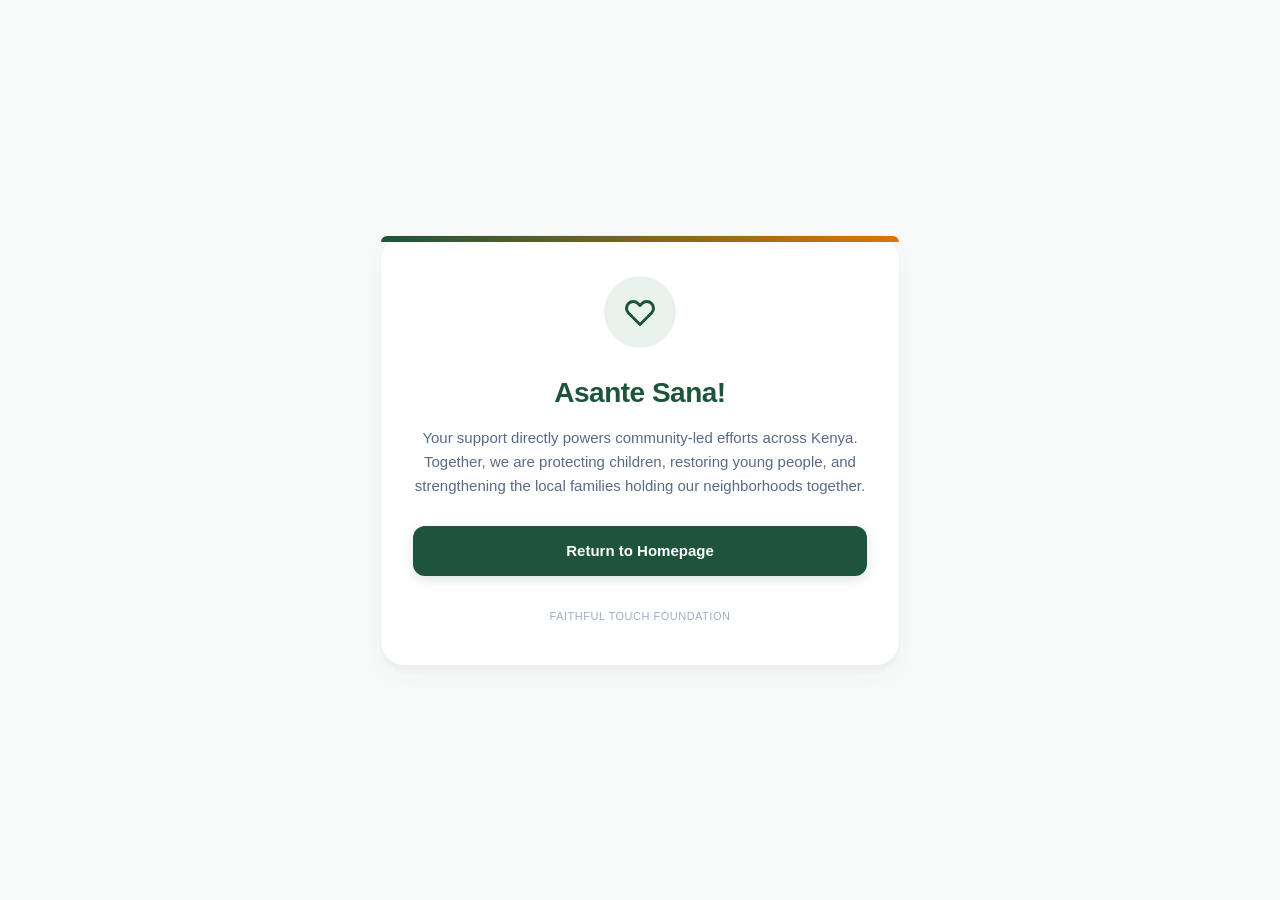
<file: thankYou.html>
<!doctype html>
<html lang="en">
	<head>
		<meta charset="UTF-8" />
		<meta name="viewport" content="width=device-width, initial-scale=1.0" />
		<link
			rel="apple-touch-icon"
			sizes="180x180"
			href="./assets/apple-touch-icon.png"
		/>
		<link
			rel="icon"
			type="image/png"
			sizes="32x32"
			href="/assets/favicon-32x32.png"
		/>
		<link
			rel="icon"
			type="image/png"
			sizes="16x16"
			href="./assets/favicon-16x16.png"
		/>
		<link rel="manifest" href="./assets/site.webmanifest" />
		<title>Thank You - Faithful Touch Foundation</title>
		<style>
			/* CSS Reset & Setup */
			*,
			*::before,
			*::after {
				box-sizing: border-box;
				margin: 0;
				padding: 0;
			}

			:root {
				--color-bg: #f7faf9;
				--color-surface: #ffffff;
				--color-primary: #1e533c; /* Kenyan Forest Green */
				--color-primary-light: #eaf2ee;
				--color-accent: #d97706; /* Warm Terracotta Accent */
				--color-text-main: #2d3748;
				--color-text-muted: #5a6a85;
				--font-family:
					-apple-system, BlinkMacSystemFont, "Segoe UI", Roboto,
					Helvetica, Arial, sans-serif;
			}

			body {
				font-family: var(--font-family);
				background-color: var(--color-bg);
				color: var(--color-text-main);
				line-height: 1.5;
				display: flex;
				align-items: center;
				justify-content: center;
				min-height: 100vh;
				padding: 20px;
			}

			/* Card Container Layout */
			.thank-you-card {
				background-color: var(--color-surface);
				max-width: 520px;
				width: 100%;
				border-radius: 24px;
				padding: 40px 32px;
				box-shadow:
					0 10px 25px -5px rgba(30, 83, 60, 0.05),
					0 8px 10px -6px rgba(30, 83, 60, 0.05);
				border: 1px solid rgba(30, 83, 60, 0.08);
				text-align: center;
				position: relative;
			}

			/* Kenyan flag color gradient top ribbon */
			.thank-you-card::before {
				content: "";
				position: absolute;
				top: 0;
				left: 0;
				right: 0;
				height: 6px;
				background: linear-gradient(
					90deg,
					var(--color-primary) 0%,
					var(--color-accent) 100%
				);
				border-top-left-radius: 24px;
				border-top-right-radius: 24px;
			}

			/* Icon Container styling */
			.icon-container {
				width: 72px;
				height: 72px;
				background-color: var(--color-primary-light);
				border-radius: 50%;
				display: inline-flex;
				align-items: center;
				justify-content: center;
				margin-bottom: 24px;
			}

			.icon-container svg {
				width: 36px;
				height: 36px;
				color: var(--color-primary);
			}

			/* Typography */
			h1 {
				font-size: 28px;
				font-weight: 800;
				color: var(--color-primary);
				margin-bottom: 12px;
				letter-spacing: -0.5px;
			}

			p {
				font-size: 15px;
				color: var(--color-text-muted);
				margin-bottom: 28px;
				line-height: 1.6;
			}

			/* Action Buttons */
			.actions {
				display: flex;
				flex-direction: column;
				gap: 12px;
			}

			.btn {
				display: inline-flex;
				align-items: center;
				justify-content: center;
				padding: 14px 24px;
				font-size: 15px;
				font-weight: 600;
				border-radius: 12px;
				text-decoration: none;
				transition: all 0.2s ease-in-out;
				cursor: pointer;
			}

			.btn-primary {
				background-color: var(--color-primary);
				color: #ffffff;
				border: none;
				box-shadow: 0 4px 12px rgba(30, 83, 60, 0.15);
			}

			.btn-primary:hover {
				background-color: #153b2b;
				transform: translateY(-1px);
			}

			.btn-secondary {
				background-color: transparent;
				color: var(--color-primary);
				border: 1px solid rgba(30, 83, 60, 0.2);
			}

			.btn-secondary:hover {
				background-color: var(--color-primary-light);
				border-color: var(--color-primary);
			}

			.footer-text {
				margin-top: 32px;
				font-size: 11px;
				color: #a0aec0;
				letter-spacing: 0.5px;
				text-transform: uppercase;
			}
		</style>
	</head>
	<body>
		<div class="thank-you-card">
			<div class="icon-container">
				<svg
					xmlns="http://www.w3.org/2000/svg"
					fill="none"
					viewBox="0 0 24 24"
					stroke-width="2"
					stroke="currentColor"
				>
					<path
						stroke-linecap="round"
						stroke-linejoin="round"
						d="M4.318 6.318a4.5 4.5 0 000 6.364L12 20.364l7.682-7.682a4.5 4.5 0 00-6.364-6.364L12 7.636l-1.318-1.318a4.5 4.5 0 00-6.364 0z"
					/>
				</svg>
			</div>

			<h1>Asante Sana!</h1>
			<p>
				Your support directly powers community-led efforts across Kenya.
				Together, we are protecting children, restoring young people,
				and strengthening the local families holding our neighborhoods
				together.
			</p>

			<div class="actions">
				<a href="/" class="btn btn-primary">Return to Homepage</a>
			</div>

			<div class="footer-text">Faithful Touch Foundation</div>
		</div>
	</body>
</html>
</file>
<file: assets/styles.css>
/* ============================================================
   Faithful Touch Foundation — Redesigned Stylesheet
   Warm, trustworthy, award-level nonprofit design
   ============================================================ */

/* ── Design Tokens ── */
:root {
	/* Warm background palette */
	--bg: #fdf8f2;
	--bg-soft: #faf5ee;
	--bg-warm: #f5ede0;
	--surface: #ffffff;
	--surface-2: #fef9f4;

	/* Text */
	--ink: #1c1a17;
	--ink-soft: #3d3830;
	--muted: #7a6f63;
	--muted-light: #a89d91;

	/* Brand: warm forest green + amber gold */
	--green: #2d6a4f;
	--green-dark: #1b4332;
	--green-mid: #40916c;
	--green-soft: #d8ede3;
	--green-xsoft: #eef7f1;

	--gold: #d4882a;
	--gold-soft: #fcebd4;
	--gold-xsoft: #fef6ec;

	--amber: #e9a84c;
	--terra: #c56b2d;

	/* UI */
	--line: rgba(28, 26, 23, 0.09);
	--line-warm: rgba(212, 136, 42, 0.18);
	--shadow-sm: 0 2px 12px rgba(28, 26, 23, 0.06);
	--shadow-md: 0 8px 32px rgba(28, 26, 23, 0.08);
	--shadow-lg: 0 20px 60px rgba(28, 26, 23, 0.1);
	--shadow-gold: 0 8px 32px rgba(212, 136, 42, 0.12);

	/* Shape */
	--radius-xl: 36px;
	--radius-lg: 24px;
	--radius-md: 16px;
	--radius-sm: 10px;
	--radius-pill: 999px;
}

/* ── Reset & Base ── */
*,
*::before,
*::after {
	box-sizing: border-box;
	margin: 0;
}
html {
	scroll-behavior: smooth;
}
body {
	font-family:
		"Inter",
		system-ui,
		-apple-system,
		sans-serif;
	background: var(--bg);
	color: var(--ink);
	line-height: 1.65;
	-webkit-font-smoothing: antialiased;
}
img,
video {
	display: block;
	max-width: 100%;
}
a {
	color: inherit;
	text-decoration: none;
}
a:hover {
	color: var(--green);
}
button,
input,
select,
textarea {
	font: inherit;
}

/* ── Layout ── */
.container {
	width: min(1180px, calc(100% - 48px));
	margin: 0 auto;
}
.section {
	padding: 100px 0;
}
.section-head {
	margin-bottom: 52px;
	display: block;
}
.section-head > * {
	display: block;
}
.section-head.center {
	text-align: center;
}

/* ── Typography ── */
.kicker,
.eyebrow {
	font-size: 0.78rem;
	letter-spacing: 0.18em;
	text-transform: uppercase;
	color: var(--gold);
	font-weight: 700;
}
.eyebrow {
	display: inline-flex;
	align-items: center;
	gap: 10px;
	margin: 0 0 20px;
}
.dot {
	width: 8px;
	height: 8px;
	border-radius: 999px;
	background: var(--gold);
	display: inline-block;
	flex-shrink: 0;
}

/* Display headings use Fraunces (warmth + prestige) */
.display,
.h-display {
	font-family: "Fraunces", Georgia, serif;
	line-height: 1.05;
	letter-spacing: -0.025em;
	color: var(--ink);
}
.display {
	font-size: clamp(2.4rem, 4.5vw, 4.2rem);
	max-width: 18ch;
}
.h-display {
	font-size: clamp(2rem, 3.8vw, 3.4rem);
	max-width: 16ch;
}
.h-display.wide {
	max-width: 22ch;
	margin: 0 auto;
}

.lede {
	font-size: 1.1rem;
	color: var(--muted);
	line-height: 1.7;
	max-width: 64ch;
	margin-top: 18px;
}
.max-prose {
	max-width: 68ch;
	/* margin-left: auto;
	margin-right: auto; */
}
.col-prose p {
	margin-bottom: 1.1em;
	color: var(--ink-soft);
	line-height: 1.75;
}
.col-prose p:last-child {
	margin-bottom: 0;
}

/* ── HEADER ── */
.site-header {
	position: sticky;
	top: 0;
	z-index: 100;
	background: rgba(253, 248, 242, 0.88);
	backdrop-filter: blur(20px) saturate(1.4);
	-webkit-backdrop-filter: blur(20px) saturate(1.4);
	border-bottom: 1px solid transparent;
	transition:
		box-shadow 0.3s,
		border-color 0.3s;
}
.site-header.is-scrolled {
	box-shadow: 0 4px 24px rgba(28, 26, 23, 0.08);
	border-color: var(--line);
}
.header-row {
	min-height: 80px;
	display: flex;
	align-items: center;
	justify-content: space-between;
	gap: 24px;
}
.brand {
	display: inline-flex;
	align-items: center;
	gap: 14px;
}
.brand-mark--image {
	width: 56px;
	height: 56px;
	object-fit: contain;
	background: white;
	border-radius: 10px;
	padding: 4px;
	box-shadow: 0 1px 6px rgba(28, 26, 23, 0.1);
}
.brand-text {
	display: flex;
	flex-direction: column;
	line-height: 1.1;
}
.brand-name {
	font-weight: 800;
	font-size: 0.98rem;
	letter-spacing: 0.01em;
	color: var(--ink);
}
.brand-sub {
	font-size: 0.92rem;
	color: var(--green);
	font-weight: 700;
}
.brand-tagline {
	font-size: 0.74rem;
	color: var(--muted);
	margin-top: 2px;
	font-style: italic;
}

.nav {
	display: flex;
	align-items: center;
	gap: 20px;
	font-size: 0.9rem;
	font-weight: 600;
	color: var(--ink-soft);
}
.nav a {
	position: relative;
	transition: color 0.2s;
}
.nav a:hover {
	color: var(--green);
}
.nav a::after {
	content: "";
	position: absolute;
	left: 0;
	bottom: -4px;
	width: 100%;
	height: 2px;
	border-radius: 2px;
	background: var(--gold);
	transform: scaleX(0);
	transform-origin: left;
	transition: transform 0.22s;
}
.nav a:hover::after {
	transform: scaleX(1);
}

.nav-toggle {
	display: none;
	background: transparent;
	border: 0;
	padding: 8px;
	cursor: pointer;
	width: 44px;
	height: 44px;
	flex-direction: column;
	justify-content: center;
	gap: 5px;
}
.nav-toggle span {
	display: block;
	height: 2.5px;
	width: 26px;
	background: var(--ink);
	border-radius: 2px;
	transition: background 0.2s;
	flex-shrink: 0;
}
.nav-mobile {
	display: none;
}

/* ── HERO ── */
.hero {
	position: relative;
	min-height: 94svh;
	display: grid;
	align-items: end;
	overflow: clip;
}
.hero-media {
	position: absolute;
	inset: 0;
}
.hero-media img {
	width: 100%;
	height: 100%;
	object-fit: cover;
	object-position: center 40%;
}
.hero-veil {
	position: absolute;
	inset: 0;
	background:
		linear-gradient(
			100deg,
			rgba(10, 6, 2, 0.88) 0%,
			rgba(10, 6, 2, 0.6) 50%,
			rgba(10, 6, 2, 0.22) 100%
		),
		linear-gradient(
			180deg,
			rgba(10, 8, 5, 0.2) 0%,
			rgba(10, 8, 5, 0.75) 100%
		);
}
.hero-content {
	position: relative;
	padding: 130px 0 96px;
	color: #fff;
	max-width: 680px;
}
.hero-content .eyebrow {
	color: var(--amber);
}
.hero-content .dot {
	background: var(--amber);
}
.hero-content .display {
	color: #fff;
	text-shadow: 0 2px 40px rgba(0, 0, 0, 0.3);
}
.hero-content .display em {
	font-style: italic;
	color: var(--amber);
}
.hero-content .lede {
	color: rgba(255, 255, 255, 0.82);
	font-size: 1.15rem;
	max-width: 58ch;
	margin-top: 20px;
}
.hero-cta {
	display: flex;
	gap: 14px;
	flex-wrap: wrap;
	margin: 32px 0 36px;
}
.hero-meta {
	display: flex;
	gap: 32px;
	flex-wrap: wrap;
}
.hero-meta .num {
	display: block;
	font-size: 2.2rem;
	font-weight: 800;
	color: #fff;
}
.hero-meta .label {
	display: block;
	color: rgba(255, 255, 255, 0.7);
	font-size: 0.88rem;
	margin-top: 2px;
}
.hero-meta .divider {
	width: 1px;
	background: rgba(255, 255, 255, 0.2);
	align-self: stretch;
}

/* ── MISSION STRIP ── */
.mission-strip {
	background: var(--gold-xsoft);
	border-bottom: 1px solid var(--line-warm);
	padding: 13px 0;
}
.mission-strip-inner {
	display: flex;
	align-items: center;
	gap: 14px;
}
.mission-strip-dot {
	width: 8px;
	height: 8px;
	border-radius: 999px;
	background: var(--gold);
	flex-shrink: 0;
}
.mission-strip-inner p {
	font-size: 0.92rem;
	color: var(--ink-soft);
	flex: 1;
	line-height: 1.5;
	white-space: normal;
	overflow: visible;
	text-overflow: unset;
}
.mission-strip-cta {
	font-size: 0.88rem;
	font-weight: 700;
	color: var(--green-dark);
	white-space: nowrap;
	transition: color 0.2s;
}
.mission-strip-cta:hover {
	color: var(--gold);
}

/* ── PROMISE ── */
.promise {
	background: var(--bg-soft);
}

/* ── STORY / FOUNDER ── */
.story {
	background: var(--surface);
}

/* ── GRIDS ── */
.grid-2 {
	display: grid;
	grid-template-columns: 1fr 1fr;
	gap: 64px;
	align-items: start;
}
.grid-2--wide {
	grid-template-columns: 1fr 1.1fr;
}
.grid-2--portrait {
	grid-template-columns: 0.85fr 1.15fr;
	align-items: center;
}

/* ── MEDIA FRAMES ── */
.media-frame {
	border-radius: var(--radius-xl);
	overflow: hidden;
	box-shadow: var(--shadow-lg);
	background: var(--bg-warm);
	position: relative;
	contain: layout;
}
.media-frame.portrait img {
	aspect-ratio: 4/5;
	width: 100%;
	object-fit: cover;
	object-position: center 8%;
}
.media-frame img {
	width: 100%;
	object-fit: cover;
	object-position: center top;
	aspect-ratio: 4/3;
}
.media-frame-accent {
	position: absolute;
	bottom: -20px;
	right: -20px;
	width: 80px;
	height: 80px;
	background: var(--gold-soft);
	border-radius: var(--radius-lg);
	z-index: -1;
}
.caption {
	font-size: 0.86rem;
	color: var(--muted);
	margin-top: 14px;
	font-style: italic;
	text-align: center;
}
.signoff {
	margin-top: 28px;
	padding: 18px 20px;
	border-left: 3px solid var(--gold);
	background: var(--gold-xsoft);
	border-radius: 0 var(--radius-md) var(--radius-md) 0;
	font-size: 1.02rem;
}

/* ── CREDIBILITY BANNER ── */
.credibility-bar {
	background: var(--green-dark);
	padding: 20px 0;
	overflow: hidden;
}
.credibility-inner {
	display: flex;
	align-items: center;
	justify-content: center;
	gap: 48px;
	flex-wrap: wrap;
}
.cred-item {
	display: flex;
	align-items: center;
	gap: 12px;
	color: rgba(255, 255, 255, 0.88);
	font-size: 0.9rem;
	font-weight: 600;
}
.cred-icon {
	width: 36px;
	height: 36px;
	background: rgba(255, 255, 255, 0.1);
	border-radius: var(--radius-sm);
	display: flex;
	align-items: center;
	justify-content: center;
	font-size: 1.1rem;
	flex-shrink: 0;
}

/* ── STATS ── */
.stats {
	background: var(--bg-warm);
}
.stat-grid {
	display: grid;
	grid-template-columns: repeat(4, 1fr);
	gap: 18px;
}
.stat-card {
	background: var(--surface);
	border: 1px solid var(--line);
	border-radius: var(--radius-lg);
	padding: 28px 24px;
	box-shadow: var(--shadow-sm);
	transition:
		box-shadow 0.25s,
		transform 0.25s;
}
.stat-card:hover {
	box-shadow: var(--shadow-md);
	transform: translateY(-2px);
}
.stat-card strong {
	display: block;
	font-size: 2rem;
	font-weight: 800;
	color: var(--green-dark);
	margin-bottom: 10px;
	font-family: "Fraunces", serif;
}
.stat-card span {
	color: var(--ink-soft);
	font-size: 0.94rem;
	line-height: 1.6;
}
.stat-card a {
	display: inline-flex;
	align-items: center;
	gap: 4px;
	margin-top: 14px;
	color: var(--gold);
	font-weight: 700;
	font-size: 0.88rem;
}
.source-note {
	color: var(--muted-light);
	font-size: 0.88rem;
	margin-top: 24px;
	font-style: italic;
}

/* ── PROGRAMS ── */
.programs {
	background: var(--surface-2);
}
.program-grid {
	display: grid;
	grid-template-columns: repeat(12, 1fr);
	gap: 20px;
	align-items: stretch;
}
.program-card {
	grid-column: span 6;
	border-radius: var(--radius-xl);
	overflow: hidden;
	background: var(--surface);
	border: 1px solid var(--line);
	box-shadow: var(--shadow-sm);
	display: flex;
	flex-direction: column;
	align-self: stretch;
	transition:
		box-shadow 0.25s,
		transform 0.25s;
}
.program-card:hover {
	box-shadow: var(--shadow-lg);
	transform: translateY(-3px);
}
.program-card--wide {
	grid-column: span 12;
	flex-direction: row;
}
.program-card--wide .program-media img {
	aspect-ratio: auto;
	height: 100%;
	min-height: 260px;
	width: 420px;
	object-position: center 15%;
}
.program-media {
	overflow: hidden;
	flex-shrink: 0;
}
.program-media img {
	aspect-ratio: 16/9;
	width: 100%;
	object-fit: cover;
	object-position: center top;
	transition: transform 0.4s;
}
.program-card:hover .program-media img {
	transform: scale(1.03);
}
.program-body {
	padding: 28px 28px 32px;
	flex: 1;
}
.num-badge {
	display: inline-flex;
	align-items: center;
	justify-content: center;
	width: 44px;
	height: 44px;
	border-radius: var(--radius-pill);
	background: var(--gold-soft);
	color: var(--gold);
	font-weight: 800;
	font-size: 0.88rem;
	letter-spacing: 0.06em;
	margin-bottom: 16px;
}
.program-body h3 {
	font-size: 1.25rem;
	font-weight: 800;
	margin-bottom: 10px;
	color: var(--ink);
}
.program-body p {
	color: var(--ink-soft);
	font-size: 0.96rem;
	line-height: 1.7;
	margin-bottom: 14px;
}
.bullets {
	padding-left: 18px;
}
.bullets li {
	color: var(--muted);
	font-size: 0.9rem;
	margin-bottom: 6px;
}
.link-arrow {
	display: inline-flex;
	align-items: center;
	gap: 6px;
	margin-top: 16px;
	color: var(--green-dark);
	font-weight: 700;
	font-size: 0.92rem;
}
.link-arrow:hover {
	gap: 10px;
	color: var(--gold);
}

/* ── FIELD PROJECTS ── */
.projects {
	background: var(--bg-soft);
}
.project-feature {
	display: grid;
	grid-template-columns: 1fr 1fr;
	gap: 48px;
	align-items: start;
	background: var(--surface);
	border: 1px solid var(--line);
	border-radius: var(--radius-xl);
	padding: 32px;
	box-shadow: var(--shadow-md);
}
.project-main-photo {
	border-radius: var(--radius-lg);
	overflow: hidden;
	box-shadow: var(--shadow-md);
	background: var(--bg-warm);
}
.project-main-photo img {
	aspect-ratio: 16/11;
	width: 100%;
	object-fit: cover;
	object-position: center top;
}
.project-copy h3 {
	font-size: 1.6rem;
	font-weight: 800;
	margin: 12px 0 14px;
}
.project-copy p {
	color: var(--ink-soft);
	line-height: 1.75;
	margin-bottom: 14px;
}
.project-list {
	padding-left: 18px;
	margin-bottom: 20px;
}
.project-list li {
	color: var(--muted);
	margin-bottom: 8px;
	font-size: 0.96rem;
}
.project-video {
	margin: 20px 0 24px;
}
.project-video video {
	width: 100%;
	border-radius: var(--radius-lg);
	box-shadow: var(--shadow-md);
	background: var(--ink);
}

/* ── FROM THE FIELD ── */
.from-field {
	background: var(--green-dark);
}
.from-field .eyebrow {
	color: var(--amber);
}
.from-field .dot {
	background: var(--amber);
}
.from-field .h-display {
	color: #fff;
}
.from-field .lede {
	color: rgba(255, 255, 255, 0.7);
}
.field-video-grid {
	display: grid;
	grid-template-columns: 1fr 1fr;
	gap: 32px;
	margin-top: 52px;
}
.field-video-card {
	background: rgba(255, 255, 255, 0.06);
	border: 1px solid rgba(255, 255, 255, 0.1);
	border-radius: var(--radius-xl);
	overflow: hidden;
}
.field-video-wrap {
	position: relative;
	padding-bottom: 56.25%;
	height: 0;
	overflow: hidden;
	background: #000;
}
.field-video-wrap iframe {
	position: absolute;
	top: 0;
	left: 0;
	width: 100%;
	height: 100%;
	border: 0;
}
.field-video-caption {
	padding: 22px 24px 26px;
}
.field-video-caption h3 {
	font-size: 1.15rem;
	font-weight: 800;
	color: #fff;
	margin: 6px 0 8px;
}
.field-video-caption p {
	font-size: 0.94rem;
	color: rgba(255, 255, 255, 0.65);
	line-height: 1.65;
}
@media (max-width: 680px) {
	.field-video-grid {
		grid-template-columns: 1fr;
	}
}

/* ── BECOMING ── */
.becoming {
	background: var(--green-xsoft);
}
.pullquote {
	margin: 24px 0;
	padding: 22px 26px;
	border-left: 4px solid var(--gold);
	background: rgba(255, 255, 255, 0.7);
	border-radius: 0 var(--radius-lg) var(--radius-lg) 0;
	font-size: 1.05rem;
	font-style: italic;
	color: var(--ink-soft);
	box-shadow: var(--shadow-sm);
}
.becoming-pillars {
	display: grid;
	grid-template-columns: repeat(2, 1fr);
	gap: 14px;
	margin: 24px 0;
}
.becoming-pillars div {
	background: rgba(255, 255, 255, 0.8);
	border: 1px solid var(--line);
	padding: 16px 18px;
	border-radius: var(--radius-md);
	font-size: 0.94rem;
	color: var(--ink-soft);
	line-height: 1.65;
	box-shadow: var(--shadow-sm);
}
.becoming-pillars div strong {
	color: var(--green-dark);
	display: block;
	margin-bottom: 4px;
}

/* ── GIVE ── */
.give {
	background: var(--surface);
}
.give-grid {
	display: grid;
	grid-template-columns: repeat(4, 1fr);
	gap: 20px;
	align-items: stretch;
}
.give-card {
	background: var(--surface-2);
	border: 1px solid var(--line);
	border-radius: var(--radius-xl);
	padding: 28px;
	display: flex;
	flex-direction: column;
	gap: 12px;
	box-shadow: var(--shadow-sm);
	transition:
		box-shadow 0.25s,
		transform 0.25s;
	align-self: stretch;
}
.give-card p:last-of-type {
	flex: 1;
}
.give-card .btn {
	margin-top: auto;
}
.give-card:hover {
	box-shadow: var(--shadow-md);
	transform: translateY(-2px);
}
.give-card--feature {
	background: linear-gradient(
		160deg,
		var(--green-xsoft) 0%,
		var(--surface) 100%
	);
	border-color: var(--green-soft);
	box-shadow: var(--shadow-gold);
}
.give-amount {
	font-family: "Fraunces", serif;
	font-size: 2.2rem;
	font-weight: 700;
	color: var(--green-dark);
	line-height: 1;
}
.give-card h3 {
	font-size: 1.1rem;
	font-weight: 800;
	color: var(--ink);
}
.give-card p {
	color: var(--ink-soft);
	font-size: 0.94rem;
	line-height: 1.7;
	flex: 1;
}
.give-foot {
	color: var(--gold);
	font-weight: 700;
	font-size: 0.88rem;
	margin-top: auto;
}
.disclaimer {
	color: var(--muted-light);
	font-size: 0.88rem;
	margin-top: 28px;
	text-align: center;
	font-style: italic;
}

/* ── TRUST ── */
.trust {
	background: var(--bg-warm);
}
.trust-grid {
	display: grid;
	grid-template-columns: repeat(4, 1fr);
	gap: 20px;
}
.trust-card {
	background: var(--surface);
	border: 1px solid var(--line);
	border-radius: var(--radius-lg);
	padding: 28px 24px;
	box-shadow: var(--shadow-sm);
}
.trust-card h3 {
	font-size: 1.05rem;
	font-weight: 800;
	margin-bottom: 10px;
	color: var(--ink);
}
.trust-card p {
	font-size: 0.94rem;
	color: var(--ink-soft);
	line-height: 1.7;
}
.trust-photo {
	position: relative;
	margin-top: 36px;
	border-radius: var(--radius-xl);
	overflow: hidden;
	box-shadow: var(--shadow-lg);
}
.trust-photo img {
	aspect-ratio: 21/7;
	width: 100%;
	object-fit: cover;
	object-position: center 30%;
}
.trust-photo-overlay {
	position: absolute;
	inset: auto 24px 24px 24px;
	padding: 18px 22px;
	border-radius: var(--radius-lg);
	background: rgba(15, 12, 8, 0.58);
	color: #fff;
	backdrop-filter: blur(12px);
}
.overlay-kicker {
	font-size: 0.72rem;
	letter-spacing: 0.14em;
	text-transform: uppercase;
	color: var(--amber);
	margin-bottom: 4px;
}
.overlay-text {
	font-size: 1.1rem;
	font-weight: 700;
}

/* ── CONTACT ── */
.contact {
	background: var(--surface);
}
.contact-list {
	list-style: none;
	padding-left: 0;
}
.contact-list li {
	display: flex;
	gap: 18px;
	padding: 14px 0;
	border-bottom: 1px solid var(--line);
	align-items: baseline;
}
.contact-list span:first-child {
	min-width: 80px;
	color: var(--muted);
	font-weight: 700;
	font-size: 0.9rem;
}
.contact-list a {
	color: var(--green);
	font-weight: 600;
}
.contact-ctas {
	display: flex;
	flex-wrap: wrap;
	gap: 12px;
	margin-top: 28px;
}
.contact-form {
	background: var(--surface-2);
	border: 1px solid var(--line);
	border-radius: var(--radius-xl);
	padding: 32px;
	box-shadow: var(--shadow-md);
}
.contact-form label {
	display: block;
	margin-bottom: 18px;
}
.contact-form span {
	display: block;
	margin-bottom: 7px;
	font-weight: 700;
	font-size: 0.9rem;
	color: var(--ink-soft);
}
.contact-form input,
.contact-form select,
.contact-form textarea {
	width: 100%;
	border: 1.5px solid rgba(28, 26, 23, 0.14);
	border-radius: var(--radius-md);
	background: var(--surface);
	padding: 13px 16px;
	color: var(--ink);
	transition:
		border-color 0.2s,
		box-shadow 0.2s;
}
.contact-form input:focus,
.contact-form select:focus,
.contact-form textarea:focus {
	outline: none;
	border-color: var(--green);
	box-shadow: 0 0 0 3px rgba(45, 106, 79, 0.12);
}
.form-note {
	color: var(--green);
	font-size: 0.92rem;
	margin-top: 8px;
	font-weight: 600;
}

/* ── BUTTONS ── */
.btn {
	display: inline-flex;
	align-items: center;
	justify-content: center;
	gap: 8px;
	border-radius: var(--radius-pill);
	padding: 13px 24px;
	border: 1.5px solid transparent;
	font-weight: 700;
	font-size: 0.95rem;
	cursor: pointer;
	transition:
		transform 0.2s,
		background 0.2s,
		box-shadow 0.2s,
		border-color 0.2s,
		color 0.2s;
	white-space: nowrap;
}
.btn:hover {
	transform: translateY(-1px);
}
.btn-lg {
	padding: 15px 28px;
	font-size: 1rem;
}

.btn-primary {
	background: var(--green);
	color: #fff;
	box-shadow: 0 4px 16px rgba(45, 106, 79, 0.22);
}
.btn-primary:hover {
	background: var(--green-dark);
	color: #fff;
	box-shadow: 0 8px 24px rgba(45, 106, 79, 0.28);
}

.btn-gold {
	background: var(--gold);
	color: #fff;
	box-shadow: 0 4px 16px rgba(212, 136, 42, 0.25);
}
.btn-gold:hover {
	background: var(--terra);
	color: #fff;
}

.btn-outline {
	border-color: rgba(45, 106, 79, 0.3);
	background: transparent;
	color: var(--green-dark);
}
.btn-outline:hover {
	background: var(--green-soft);
	border-color: var(--green);
}

.btn-ghost {
	background: rgba(255, 255, 255, 0.12);
	border-color: rgba(255, 255, 255, 0.28);
	color: #fff;
	backdrop-filter: blur(8px);
}
.btn-ghost:hover {
	background: rgba(255, 255, 255, 0.22);
}

/* ── VALUE LIST ── */
.value-list {
	padding-left: 0;
	list-style: none;
	margin-top: 20px;
}
.value-list li {
	padding: 12px 16px;
	border-radius: var(--radius-sm);
	margin-bottom: 10px;
	background: var(--gold-xsoft);
	border-left: 3px solid var(--gold);
	font-size: 0.96rem;
	color: var(--ink-soft);
}
.value-list strong {
	color: var(--green-dark);
	display: block;
	margin-bottom: 2px;
}

/* ── FOOTER ── */
.site-footer {
	background: var(--green-dark);
	color: rgba(255, 255, 255, 0.75);
	padding: 64px 0 32px;
}
.footer-grid {
	display: grid;
	grid-template-columns: 1.6fr repeat(3, 1fr);
	gap: 32px;
	margin-bottom: 48px;
}
.footer-col {
	display: flex;
	flex-direction: column;
	gap: 12px;
}
.footer-h {
	font-weight: 800;
	color: #fff;
	font-size: 0.9rem;
	letter-spacing: 0.04em;
	text-transform: uppercase;
	margin-bottom: 4px;
}
.footer-col a {
	font-size: 0.9rem;
	color: rgba(255, 255, 255, 0.65);
	transition: color 0.2s;
}
.footer-col a:hover {
	color: var(--amber);
}
.footer-tag {
	font-size: 0.88rem;
	color: rgba(255, 255, 255, 0.5);
	margin-top: 10px;
	line-height: 1.6;
}
.brand--footer .brand-name {
	color: #fff;
}
.brand--footer .brand-sub {
	color: var(--amber);
}
.brand--footer .brand-tagline {
	color: rgba(255, 255, 255, 0.5);
}
.brand--footer .brand-mark--image {
	filter: none;
	opacity: 1;
	background: white;
}
.footer-bottom {
	display: flex;
	align-items: center;
	justify-content: space-between;
	gap: 16px;
	padding-top: 28px;
	border-top: 1px solid rgba(255, 255, 255, 0.1);
	font-size: 0.86rem;
	color: rgba(255, 255, 255, 0.4);
}
.small {
	font-size: 0.86rem;
}

/* ── RESPONSIVE ── */
@media (max-width: 1080px) {
	.nav,
	.nav-cta {
		display: none;
	}
	.nav-toggle {
		display: flex;
		align-items: center;
		justify-content: center;
		flex-direction: column;
		gap: 5px;
	}
	.nav-mobile {
		display: grid;
		gap: 0;
		padding: 0;
		max-height: 0;
		overflow: hidden;
		background: var(--bg-soft);
		border-top: 1px solid var(--line);
		transition: max-height 0.32s ease;
	}
	.nav-mobile.is-open {
		max-height: 420px;
		overflow-y: auto;
	}
	.nav-mobile a {
		padding: 14px 24px;
		border-bottom: 1px solid var(--line);
		font-weight: 600;
		font-size: 0.96rem;
	}
	.grid-2,
	.grid-2--wide,
	.grid-2--portrait,
	.project-feature,
	.footer-grid {
		grid-template-columns: 1fr;
	}
	.stat-grid,
	.give-grid,
	.trust-grid {
		grid-template-columns: repeat(2, 1fr);
	}
	.program-card,
	.program-card--wide {
		grid-column: span 12;
		flex-direction: column;
	}
	.program-card--wide .program-media img {
		width: 100%;
		height: 240px;
		min-height: unset;
	}
	.footer-bottom {
		flex-direction: column;
		align-items: flex-start;
	}
	.credibility-inner {
		gap: 24px;
	}
}

@media (max-width: 720px) {
	.give-card {
		min-height: 280px;
	}
	.container {
		width: calc(100% - 32px);
	}
	.section {
		padding: 72px 0;
	}
	.hero-content {
		padding: 100px 0 80px;
	}
	.display {
		font-size: clamp(2rem, 10vw, 3rem);
		max-width: 100%;
		margin: 0 auto;
	}
	.h-display {
		font-size: clamp(1.9rem, 7vw, 2.6rem);
	}
	.stat-grid,
	.give-grid,
	.trust-grid,
	.becoming-pillars {
		grid-template-columns: 1fr;
	}
	.project-feature {
		padding: 20px;
		gap: 28px;
	}
	.two-col {
		columns: 1;
	}
	.hero-meta {
		gap: 20px;
	}
	.hero-meta .num {
		font-size: 1.8rem;
	}
	.credibility-inner {
		flex-direction: column;
		gap: 16px;
		align-items: flex-start;
		padding: 0 16px;
	}
	.mission-strip-inner {
		flex-wrap: wrap;
		gap: 10px;
	}
	.mission-strip-cta {
		width: 100%;
	}
	.footer-grid {
		grid-template-columns: 1fr 1fr;
	}
}
</file>
